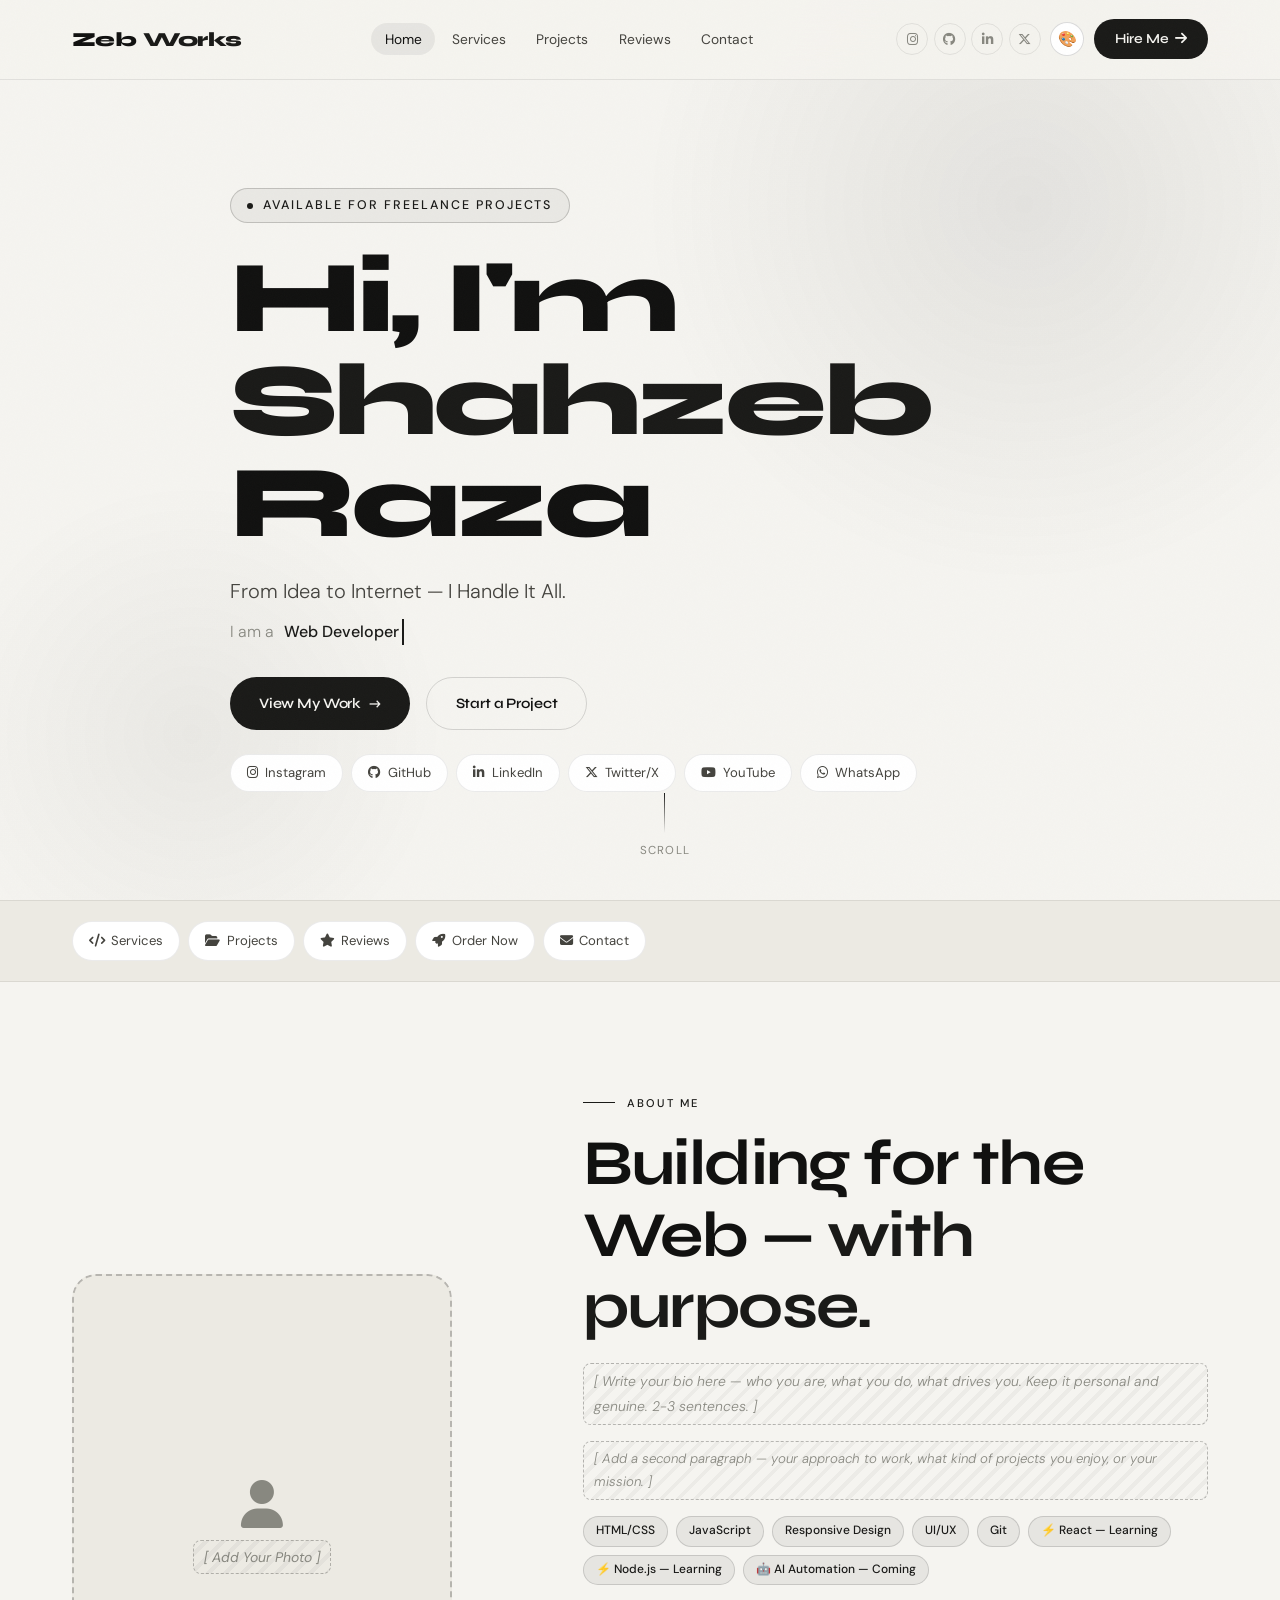
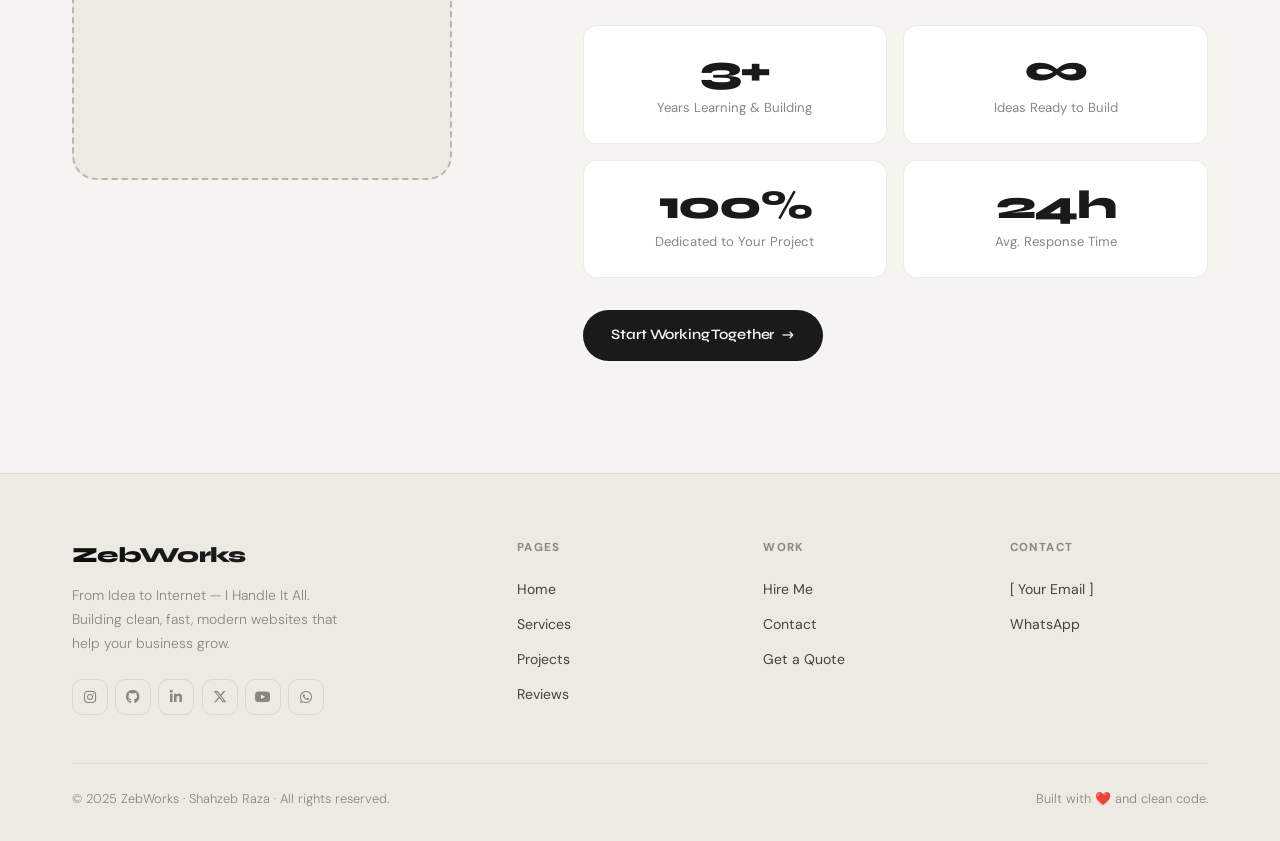
<file: index.html>
<!DOCTYPE html>
<html lang="en" data-theme="slate">
<head>
<meta charset="UTF-8">
<meta name="viewport" content="width=device-width, initial-scale=1.0">
<title>ZebWorks — From Idea to Internet, I Handle It All</title>
<meta name="description" content="Shahzeb Raza — Web Developer based in India. Building clean, modern websites that convert. Available for freelance projects.">
<meta property="og:title" content="ZebWorks — Shahzeb Raza">
<meta property="og:description" content="From Idea to Internet — I Handle It All.">
<meta property="og:type" content="website">
<link rel="icon" href="assets/favicon.ico">
<link rel="stylesheet" href="style.css">
<link rel="stylesheet" href="components.css">
<!-- Icons -->
<link rel="stylesheet" href="https://cdnjs.cloudflare.com/ajax/libs/font-awesome/6.5.0/css/all.min.css">
<style>
/* ── INDEX-SPECIFIC ── */
.hero {
  min-height: 100vh;
  display: flex;
  align-items: center;
  padding-top: 5rem;
  position: relative;
  overflow: hidden;
}

/* Background mesh */
.hero-mesh {
  position: absolute;
  inset: 0;
  pointer-events: none;
  z-index: 0;
}
.hero-mesh::before {
  content: '';
  position: absolute;
  top: -20%;
  right: -10%;
  width: 60vw;
  height: 60vw;
  border-radius: 50%;
  background: radial-gradient(circle, rgba(var(--accent-rgb),0.08) 0%, transparent 70%);
  animation: float-orb 8s ease-in-out infinite;
}
.hero-mesh::after {
  content: '';
  position: absolute;
  bottom: -10%;
  left: -5%;
  width: 40vw;
  height: 40vw;
  border-radius: 50%;
  background: radial-gradient(circle, rgba(var(--accent-rgb),0.05) 0%, transparent 70%);
  animation: float-orb 11s ease-in-out infinite reverse;
}
@keyframes float-orb {
  0%,100% { transform: translate(0,0) scale(1); }
  50% { transform: translate(2%, 3%) scale(1.05); }
}

.hero-content {
  position: relative;
  z-index: 1;
  max-width: 820px;
}

.hero-eyebrow {
  display: inline-flex;
  align-items: center;
  gap: 0.6rem;
  font-size: 0.78rem;
  font-weight: 500;
  letter-spacing: 0.16em;
  text-transform: uppercase;
  color: var(--accent);
  margin-bottom: 1.5rem;
  padding: 0.4rem 1rem;
  border: 1px solid rgba(var(--accent-rgb),0.2);
  border-radius: 99px;
  background: rgba(var(--accent-rgb),0.05);
  animation: fadeSlideDown 0.7s cubic-bezier(0.4,0,0.2,1) both;
}

.hero-eyebrow-dot {
  width: 6px; height: 6px;
  border-radius: 50%;
  background: var(--accent);
  animation: blink-dot 2s ease-in-out infinite;
}

@keyframes blink-dot {
  0%,100% { opacity: 1; }
  50% { opacity: 0.3; }
}

.hero h1 {
  animation: fadeSlideUp 0.8s cubic-bezier(0.4,0,0.2,1) 0.1s both;
}

.hero-name-accent { color: var(--accent); }

.hero-tagline {
  font-size: clamp(1rem, 2.5vw, 1.25rem);
  color: var(--text2);
  font-weight: 300;
  margin-top: 1.25rem;
  margin-bottom: 0.75rem;
  animation: fadeSlideUp 0.8s cubic-bezier(0.4,0,0.2,1) 0.2s both;
  max-width: 560px;
  line-height: 1.6;
}

.hero-role-wrap {
  animation: fadeSlideUp 0.8s cubic-bezier(0.4,0,0.2,1) 0.3s both;
  margin-bottom: 2rem;
}

.hero-ctas {
  display: flex;
  gap: 1rem;
  flex-wrap: wrap;
  animation: fadeSlideUp 0.8s cubic-bezier(0.4,0,0.2,1) 0.4s both;
}

@keyframes fadeSlideUp {
  from { opacity: 0; transform: translateY(24px); }
  to   { opacity: 1; transform: translateY(0); }
}
@keyframes fadeSlideDown {
  from { opacity: 0; transform: translateY(-16px); }
  to   { opacity: 1; transform: translateY(0); }
}

/* Scroll hint */
.scroll-hint {
  position: absolute;
  bottom: 2.5rem;
  left: 50%;
  transform: translateX(-50%);
  display: flex;
  flex-direction: column;
  align-items: center;
  gap: 0.5rem;
  color: var(--muted);
  font-size: 0.72rem;
  letter-spacing: 0.1em;
  text-transform: uppercase;
  animation: fadeSlideUp 1s 0.8s both;
}
.scroll-line {
  width: 1px;
  height: 40px;
  background: linear-gradient(to bottom, var(--accent), transparent);
  animation: scroll-line 1.5s ease-in-out infinite;
}
@keyframes scroll-line {
  0%   { transform: scaleY(0); transform-origin: top; }
  50%  { transform: scaleY(1); transform-origin: top; }
  100% { transform: scaleY(0); transform-origin: bottom; }
}

/* About grid */
.about-grid {
  display: grid;
  grid-template-columns: 1fr 1.4fr;
  gap: 4rem;
  align-items: center;
}

.about-stats {
  display: grid;
  grid-template-columns: repeat(2, 1fr);
  gap: 1rem;
  margin-top: 2.5rem;
}

/* Quick nav strip */
.quick-links-strip {
  background: var(--bg2);
  border-top: 1px solid var(--border);
  border-bottom: 1px solid var(--border);
  padding: 1.25rem 0;
  overflow-x: auto;
}

.quick-links-inner {
  display: flex;
  gap: 0.5rem;
  align-items: center;
}

.quick-link {
  display: inline-flex;
  align-items: center;
  gap: 0.4rem;
  padding: 0.5rem 1rem;
  border-radius: 99px;
  font-size: 0.82rem;
  color: var(--text2);
  border: 1px solid var(--border);
  background: var(--card);
  white-space: nowrap;
  transition: all var(--transition);
}
.quick-link:hover {
  color: var(--accent);
  border-color: rgba(var(--accent-rgb),0.3);
  background: var(--tag-bg);
}

@media (max-width: 768px) {
  .about-grid { grid-template-columns: 1fr; }
  .about-stats { grid-template-columns: repeat(2,1fr); }
  .hero-ctas { flex-direction: column; }
}
</style>
</head>
<body>

<!-- ═══════════ NAVBAR ═══════════ -->
<nav class="navbar" id="navbar">
  <div class="container nav-inner">
    <a href="index.html" class="nav-logo">Zeb<span>Works</span></a>

    <ul class="nav-links">
      <li><a href="index.html" class="active">Home</a></li>
      <li><a href="services.html">Services</a></li>
      <li><a href="projects.html">Projects</a></li>
      <li><a href="reviews.html">Reviews</a></li>
      <li><a href="contact.html">Contact</a></li>
    </ul>

    <div class="nav-right">
      <div class="nav-socials">
        <!-- ⚠️ Replace # with your actual links -->
        <a href="#" class="nav-social-link" title="Instagram" target="_blank"><i class="fab fa-instagram"></i></a>
        <a href="#" class="nav-social-link" title="GitHub" target="_blank"><i class="fab fa-github"></i></a>
        <a href="#" class="nav-social-link" title="LinkedIn" target="_blank"><i class="fab fa-linkedin-in"></i></a>
        <a href="#" class="nav-social-link" title="Twitter/X" target="_blank"><i class="fab fa-x-twitter"></i></a>
      </div>

      <!-- Theme switcher -->
      <div class="theme-wrap">
        <button class="theme-btn" id="themeBtn" title="Change theme">🎨</button>
        <div class="theme-panel" id="themePanel">
          <div class="theme-panel-title">Choose Theme</div>
          <div class="theme-swatches">
            <div class="swatch active" data-t="slate" title="Slate Light"></div>
            <div class="swatch" data-t="neon-purple" title="Neon Purple"></div>
            <div class="swatch" data-t="cyber-green" title="Cyber Green"></div>
            <div class="swatch" data-t="solar-gold" title="Solar Gold"></div>
            <div class="swatch" data-t="rose-noir" title="Rose Noir"></div>
          </div>
          <div class="custom-color-section">
            <span class="custom-color-label">Custom Accent Color</span>
            <div class="color-inputs">
              <input type="color" class="color-picker" id="accentPicker" value="#1a1a18">
              <span class="color-picker-label">Pick your color</span>
            </div>
          </div>
        </div>
      </div>

      <a href="order.html" class="btn-hire">Hire Me <i class="fas fa-arrow-right"></i></a>

      <!-- Mobile toggle -->
      <div class="nav-toggle" id="navToggle">
        <span></span><span></span><span></span>
      </div>
    </div>
  </div>
</nav>

<!-- Mobile Drawer -->
<div class="nav-drawer" id="navDrawer">
  <a href="index.html">Home</a>
  <a href="services.html">Services</a>
  <a href="projects.html">Projects</a>
  <a href="reviews.html">Reviews</a>
  <a href="contact.html">Contact</a>
  <a href="order.html">Hire Me →</a>
</div>

<!-- ═══════════ HERO ═══════════ -->
<section class="hero page-wrap">
  <div class="hero-mesh"></div>
  <div class="container">
    <div class="hero-content">

      <div class="hero-eyebrow">
        <span class="hero-eyebrow-dot"></span>
        Available for Freelance Projects
      </div>

      <h1 class="display">
        Hi, I'm<br>
        <span class="hero-name-accent">Shahzeb</span> Raza
      </h1>

      <p class="hero-tagline">From Idea to Internet — I Handle It All.</p>

      <div class="hero-role-wrap">
        <div class="hero-role">
          <span>I am a</span>
          <span class="role-cycling" id="roleCycler">Web Developer</span>
        </div>
      </div>

      <div class="hero-ctas">
        <a href="projects.html" class="btn btn-primary">View My Work <span class="arrow">→</span></a>
        <a href="order.html" class="btn btn-outline">Start a Project</a>
      </div>

      <!-- Social pills -->
      <div class="hero-socials">
        <a href="#" class="hero-social" target="_blank"><i class="fab fa-instagram"></i> Instagram</a>
        <a href="#" class="hero-social" target="_blank"><i class="fab fa-github"></i> GitHub</a>
        <a href="#" class="hero-social" target="_blank"><i class="fab fa-linkedin-in"></i> LinkedIn</a>
        <a href="#" class="hero-social" target="_blank"><i class="fab fa-x-twitter"></i> Twitter/X</a>
        <a href="#" class="hero-social" target="_blank"><i class="fab fa-youtube"></i> YouTube</a>
        <a href="https://wa.me/[YOUR_WHATSAPP]" class="hero-social" target="_blank"><i class="fab fa-whatsapp"></i> WhatsApp</a>
      </div>
    </div>
  </div>

  <div class="scroll-hint">
    <div class="scroll-line"></div>
    Scroll
  </div>
</section>

<!-- Quick nav strip -->
<div class="quick-links-strip">
  <div class="container">
    <div class="quick-links-inner">
      <a href="services.html" class="quick-link"><i class="fas fa-code"></i> Services</a>
      <a href="projects.html" class="quick-link"><i class="fas fa-folder-open"></i> Projects</a>
      <a href="reviews.html" class="quick-link"><i class="fas fa-star"></i> Reviews</a>
      <a href="order.html" class="quick-link"><i class="fas fa-rocket"></i> Order Now</a>
      <a href="contact.html" class="quick-link"><i class="fas fa-envelope"></i> Contact</a>
    </div>
  </div>
</div>

<!-- ═══════════ ABOUT ═══════════ -->
<section class="section" id="about">
  <div class="container">
    <div class="about-grid">

      <!-- Photo -->
      <div class="reveal">
        <div class="about-photo-wrap">
          <!-- ⚠️ Replace with your actual photo: <img src="assets/photo.jpg" alt="Shahzeb Raza"> -->
          <div class="about-photo-placeholder">
            <i class="fas fa-user" style="font-size:3rem;color:var(--muted);"></i>
            <span class="placeholder">[ Add Your Photo ]</span>
          </div>
        </div>
      </div>

      <!-- Content -->
      <div>
        <div class="section-label reveal">About Me</div>

        <h2 class="heading-xl reveal reveal-d1">
          Building for the<br>Web — <span style="color:var(--accent)">with purpose.</span>
        </h2>

        <p class="reveal reveal-d2" style="margin-top:1.25rem;font-size:1rem;line-height:1.8;">
          <!-- ⚠️ Replace with your actual bio -->
          <span class="placeholder">[ Write your bio here — who you are, what you do, what drives you. Keep it personal and genuine. 2-3 sentences. ]</span>
        </p>

        <p class="reveal reveal-d3" style="margin-top:1rem;font-size:0.95rem;line-height:1.8;">
          <span class="placeholder">[ Add a second paragraph — your approach to work, what kind of projects you enjoy, or your mission. ]</span>
        </p>

        <!-- Skills -->
        <div class="skills-wrap reveal reveal-d4">
          <span class="tag">HTML/CSS</span>
          <span class="tag">JavaScript</span>
          <span class="tag">Responsive Design</span>
          <span class="tag">UI/UX</span>
          <span class="tag">Git</span>
          <span class="tag tag-coming-soon">⚡ React — Learning</span>
          <span class="tag tag-coming-soon">⚡ Node.js — Learning</span>
          <span class="tag tag-coming-soon">🤖 AI Automation — Coming</span>
        </div>

        <!-- Stats -->
        <div class="about-stats reveal reveal-d5">
          <div class="stat-card">
            <div class="stat-number">3+</div>
            <div class="stat-label">Years Learning & Building</div>
          </div>
          <div class="stat-card">
            <div class="stat-number">∞</div>
            <div class="stat-label">Ideas Ready to Build</div>
          </div>
          <div class="stat-card">
            <div class="stat-number">100%</div>
            <div class="stat-label">Dedicated to Your Project</div>
          </div>
          <div class="stat-card">
            <div class="stat-number">24h</div>
            <div class="stat-label">Avg. Response Time</div>
          </div>
        </div>

        <div style="margin-top:2rem;" class="reveal">
          <a href="order.html" class="btn btn-primary">Start Working Together <span class="arrow">→</span></a>
        </div>
      </div>
    </div>
  </div>
</section>

<!-- ═══════════ FOOTER ═══════════ -->
<footer class="footer">
  <div class="container">
    <div class="footer-grid">
      <div>
        <div class="footer-brand-name">Zeb<span>Works</span></div>
        <p class="footer-desc">From Idea to Internet — I Handle It All. Building clean, fast, modern websites that help your business grow.</p>
        <div class="footer-socials">
          <a href="#" class="footer-social" target="_blank" title="Instagram"><i class="fab fa-instagram"></i></a>
          <a href="#" class="footer-social" target="_blank" title="GitHub"><i class="fab fa-github"></i></a>
          <a href="#" class="footer-social" target="_blank" title="LinkedIn"><i class="fab fa-linkedin-in"></i></a>
          <a href="#" class="footer-social" target="_blank" title="Twitter/X"><i class="fab fa-x-twitter"></i></a>
          <a href="#" class="footer-social" target="_blank" title="YouTube"><i class="fab fa-youtube"></i></a>
          <a href="https://wa.me/[YOUR_WHATSAPP]" class="footer-social" target="_blank" title="WhatsApp"><i class="fab fa-whatsapp"></i></a>
        </div>
      </div>
      <div>
        <div class="footer-col-title">Pages</div>
        <ul class="footer-links">
          <li><a href="index.html">Home</a></li>
          <li><a href="services.html">Services</a></li>
          <li><a href="projects.html">Projects</a></li>
          <li><a href="reviews.html">Reviews</a></li>
        </ul>
      </div>
      <div>
        <div class="footer-col-title">Work</div>
        <ul class="footer-links">
          <li><a href="order.html">Hire Me</a></li>
          <li><a href="contact.html">Contact</a></li>
          <li><a href="order.html">Get a Quote</a></li>
        </ul>
      </div>
      <div>
        <div class="footer-col-title">Contact</div>
        <ul class="footer-links">
          <!-- ⚠️ Replace placeholders -->
          <li><a href="mailto:[YOUR_EMAIL]">[ Your Email ]</a></li>
          <li><a href="https://wa.me/[YOUR_WHATSAPP]" target="_blank">WhatsApp</a></li>
        </ul>
      </div>
    </div>
    <div class="footer-bottom">
      <p class="footer-copy">© 2025 ZebWorks · Shahzeb Raza · All rights reserved.</p>
      <p class="footer-copy">Built with ❤️ and clean code.</p>
    </div>
  </div>
</footer>

<script src="theme.js"></script>
</body>
</html>
</file>
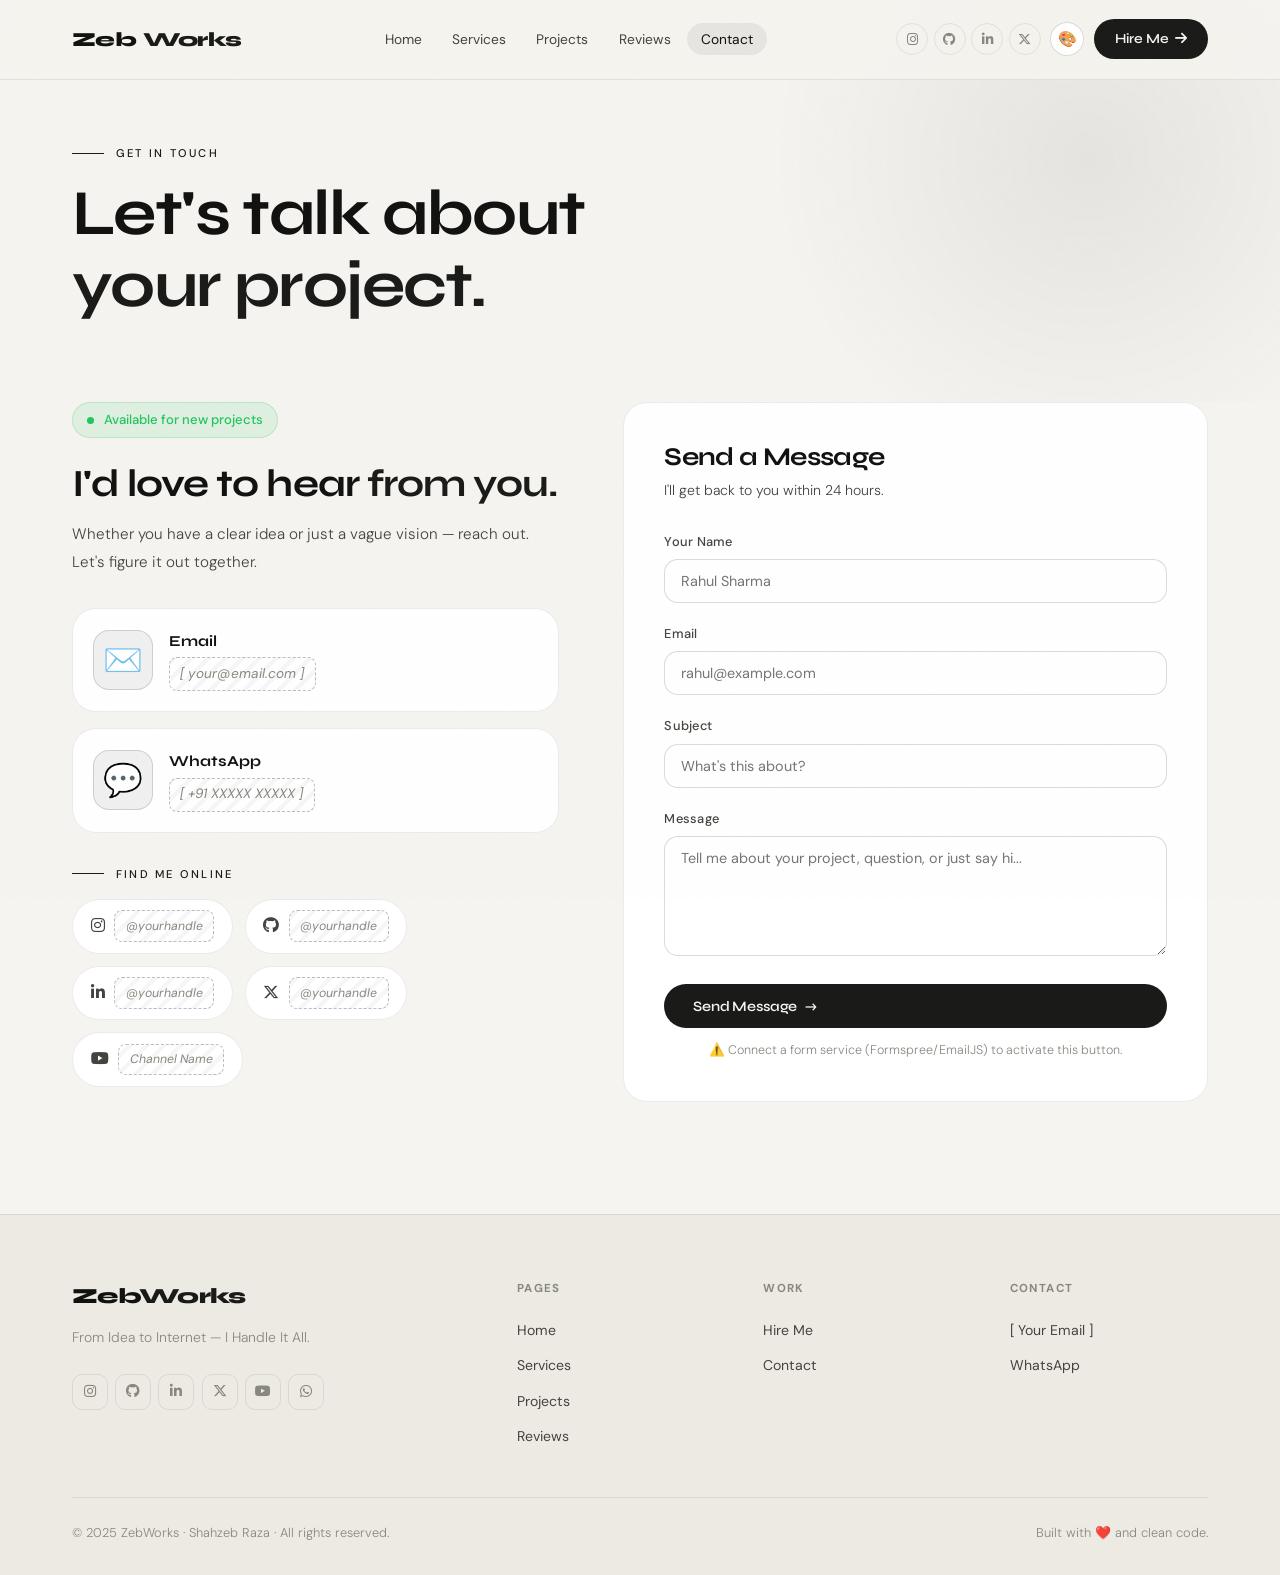
<file: contact.html>
<!DOCTYPE html>
<html lang="en" data-theme="slate">
<head>
<meta charset="UTF-8">
<meta name="viewport" content="width=device-width, initial-scale=1.0">
<title>Contact — ZebWorks</title>
<meta name="description" content="Get in touch with Shahzeb Raza — ZebWorks Web Developer.">
<link rel="icon" href="assets/favicon.ico">
<link rel="stylesheet" href="style.css">
<link rel="stylesheet" href="components.css">
<link rel="stylesheet" href="https://cdnjs.cloudflare.com/ajax/libs/font-awesome/6.5.0/css/all.min.css">
<style>
.page-hero { padding: 9rem 0 5rem; position: relative; overflow: hidden; }
.page-hero-bg {
  position: absolute; top: -40%; right: -10%;
  width: 50vw; height: 50vw; border-radius: 50%;
  background: radial-gradient(circle, rgba(var(--accent-rgb),0.07) 0%, transparent 70%);
  pointer-events: none;
}
.contact-layout {
  display: grid;
  grid-template-columns: 1fr 1.2fr;
  gap: 4rem;
  align-items: start;
}
.contact-form-card {
  background: var(--card);
  border: 1px solid var(--border);
  border-radius: var(--radius-lg);
  padding: 2.5rem;
}

/* Availability badge */
.availability {
  display: inline-flex; align-items: center; gap: 0.6rem;
  font-size: 0.82rem; color: #22c55e; font-weight: 500;
  padding: 0.4rem 0.9rem; border-radius: 99px;
  background: rgba(34,197,94,0.1); border: 1px solid rgba(34,197,94,0.2);
  margin-bottom: 1.5rem;
}
.avail-dot {
  width: 7px; height: 7px; border-radius: 50%; background: #22c55e;
  animation: pulse-avail 2s ease-in-out infinite;
}
@keyframes pulse-avail {
  0%,100% { box-shadow: 0 0 0 0 rgba(34,197,94,0.4); }
  50% { box-shadow: 0 0 0 5px rgba(34,197,94,0); }
}

@media(max-width:768px){ .contact-layout { grid-template-columns: 1fr; } }
</style>
</head>
<body>

<!-- NAVBAR -->
<nav class="navbar" id="navbar">
  <div class="container nav-inner">
    <a href="index.html" class="nav-logo">Zeb<span>Works</span></a>
    <ul class="nav-links">
      <li><a href="index.html">Home</a></li>
      <li><a href="services.html">Services</a></li>
      <li><a href="projects.html">Projects</a></li>
      <li><a href="reviews.html">Reviews</a></li>
      <li><a href="contact.html" class="active">Contact</a></li>
    </ul>
    <div class="nav-right">
      <div class="nav-socials">
        <a href="#" class="nav-social-link" target="_blank"><i class="fab fa-instagram"></i></a>
        <a href="#" class="nav-social-link" target="_blank"><i class="fab fa-github"></i></a>
        <a href="#" class="nav-social-link" target="_blank"><i class="fab fa-linkedin-in"></i></a>
        <a href="#" class="nav-social-link" target="_blank"><i class="fab fa-x-twitter"></i></a>
      </div>
      <div class="theme-wrap">
        <button class="theme-btn" id="themeBtn">🎨</button>
        <div class="theme-panel" id="themePanel">
          <div class="theme-panel-title">Choose Theme</div>
          <div class="theme-swatches">
            <div class="swatch" data-t="slate"></div>
            <div class="swatch" data-t="neon-purple"></div>
            <div class="swatch" data-t="cyber-green"></div>
            <div class="swatch" data-t="solar-gold"></div>
            <div class="swatch" data-t="rose-noir"></div>
          </div>
          <div class="custom-color-section">
            <span class="custom-color-label">Custom Accent Color</span>
            <div class="color-inputs">
              <input type="color" class="color-picker" id="accentPicker" value="#1a1a18">
              <span class="color-picker-label">Pick your color</span>
            </div>
          </div>
        </div>
      </div>
      <a href="order.html" class="btn-hire">Hire Me <i class="fas fa-arrow-right"></i></a>
      <div class="nav-toggle" id="navToggle"><span></span><span></span><span></span></div>
    </div>
  </div>
</nav>
<div class="nav-drawer" id="navDrawer">
  <a href="index.html">Home</a>
  <a href="services.html">Services</a>
  <a href="projects.html">Projects</a>
  <a href="reviews.html">Reviews</a>
  <a href="contact.html">Contact</a>
  <a href="order.html">Hire Me →</a>
</div>

<!-- PAGE HERO -->
<section class="page-hero page-wrap">
  <div class="page-hero-bg"></div>
  <div class="container">
    <div class="section-label">Get In Touch</div>
    <h1 class="heading-xl" style="max-width:600px;">Let's talk about <span style="color:var(--accent)">your project.</span></h1>
  </div>
</section>

<!-- CONTACT SECTION -->
<section class="section" style="padding-top:0;">
  <div class="container">
    <div class="contact-layout">

      <!-- Left: info -->
      <div>
        <div class="availability reveal">
          <span class="avail-dot"></span>
          Available for new projects
        </div>

        <h2 class="heading-lg reveal reveal-d1">I'd love to hear <span style="color:var(--accent)">from you.</span></h2>
        <p class="reveal reveal-d2" style="margin-top:1rem;font-size:0.95rem;line-height:1.8;">
          Whether you have a clear idea or just a vague vision — reach out. Let's figure it out together.
        </p>

        <!-- Contact methods -->
        <div style="display:flex;flex-direction:column;gap:1rem;margin-top:2rem;">

          <a href="mailto:[YOUR_EMAIL]" class="card reveal reveal-d2" style="display:flex;align-items:center;gap:1rem;text-decoration:none;padding:1.25rem;">
            <div class="contact-method-icon" style="margin:0;flex-shrink:0;">✉️</div>
            <div>
              <div style="font-family:var(--font-head);font-weight:700;font-size:0.95rem;margin-bottom:0.2rem;">Email</div>
              <div style="font-size:0.85rem;color:var(--muted);" class="placeholder">[ your@email.com ]</div>
            </div>
          </a>

          <a href="https://wa.me/[YOUR_WHATSAPP]" class="card reveal reveal-d3" style="display:flex;align-items:center;gap:1rem;text-decoration:none;padding:1.25rem;" target="_blank">
            <div class="contact-method-icon" style="margin:0;flex-shrink:0;">💬</div>
            <div>
              <div style="font-family:var(--font-head);font-weight:700;font-size:0.95rem;margin-bottom:0.2rem;">WhatsApp</div>
              <div style="font-size:0.85rem;color:var(--muted);" class="placeholder">[ +91 XXXXX XXXXX ]</div>
            </div>
          </a>

        </div>

        <!-- Social links -->
        <div style="margin-top:2rem;" class="reveal reveal-d4">
          <div class="section-label" style="margin-bottom:1rem;">Find Me Online</div>
          <div class="social-grid">
            <a href="#" class="social-card" target="_blank"><span class="social-card-icon"><i class="fab fa-instagram"></i></span> <span class="placeholder">@yourhandle</span></a>
            <a href="#" class="social-card" target="_blank"><span class="social-card-icon"><i class="fab fa-github"></i></span> <span class="placeholder">@yourhandle</span></a>
            <a href="#" class="social-card" target="_blank"><span class="social-card-icon"><i class="fab fa-linkedin-in"></i></span> <span class="placeholder">@yourhandle</span></a>
            <a href="#" class="social-card" target="_blank"><span class="social-card-icon"><i class="fab fa-x-twitter"></i></span> <span class="placeholder">@yourhandle</span></a>
            <a href="#" class="social-card" target="_blank"><span class="social-card-icon"><i class="fab fa-youtube"></i></span> <span class="placeholder">Channel Name</span></a>
          </div>
        </div>
      </div>

      <!-- Right: contact form -->
      <div class="contact-form-card reveal">
        <h3 class="heading-md" style="margin-bottom:0.5rem;">Send a Message</h3>
        <p style="font-size:0.88rem;margin-bottom:1.75rem;">I'll get back to you within 24 hours.</p>

        <div class="form-group">
          <label class="form-label">Your Name</label>
          <input type="text" class="form-input" placeholder="Rahul Sharma">
        </div>
        <div class="form-group">
          <label class="form-label">Email</label>
          <input type="email" class="form-input" placeholder="rahul@example.com">
        </div>
        <div class="form-group">
          <label class="form-label">Subject</label>
          <input type="text" class="form-input" placeholder="What's this about?">
        </div>
        <div class="form-group">
          <label class="form-label">Message</label>
          <textarea class="form-textarea" placeholder="Tell me about your project, question, or just say hi..."></textarea>
        </div>

        <!-- ⚠️ This form needs a backend to actually send emails.
             Options: Formspree (free), EmailJS, or a simple PHP script.
             Replace action="YOUR_FORMSPREE_URL" with your actual endpoint. -->
        <button class="btn btn-primary" style="width:100%;" onclick="handleContactForm(this)">
          Send Message <span class="arrow">→</span>
        </button>
        <p style="font-size:0.78rem;color:var(--muted);text-align:center;margin-top:0.75rem;">
          ⚠️ Connect a form service (Formspree/EmailJS) to activate this button.
        </p>
      </div>

    </div>
  </div>
</section>

<!-- FOOTER -->
<footer class="footer">
  <div class="container">
    <div class="footer-grid">
      <div>
        <div class="footer-brand-name">Zeb<span>Works</span></div>
        <p class="footer-desc">From Idea to Internet — I Handle It All.</p>
        <div class="footer-socials">
          <a href="#" class="footer-social" target="_blank"><i class="fab fa-instagram"></i></a>
          <a href="#" class="footer-social" target="_blank"><i class="fab fa-github"></i></a>
          <a href="#" class="footer-social" target="_blank"><i class="fab fa-linkedin-in"></i></a>
          <a href="#" class="footer-social" target="_blank"><i class="fab fa-x-twitter"></i></a>
          <a href="#" class="footer-social" target="_blank"><i class="fab fa-youtube"></i></a>
          <a href="https://wa.me/[YOUR_WHATSAPP]" class="footer-social" target="_blank"><i class="fab fa-whatsapp"></i></a>
        </div>
      </div>
      <div>
        <div class="footer-col-title">Pages</div>
        <ul class="footer-links">
          <li><a href="index.html">Home</a></li>
          <li><a href="services.html">Services</a></li>
          <li><a href="projects.html">Projects</a></li>
          <li><a href="reviews.html">Reviews</a></li>
        </ul>
      </div>
      <div>
        <div class="footer-col-title">Work</div>
        <ul class="footer-links">
          <li><a href="order.html">Hire Me</a></li>
          <li><a href="contact.html">Contact</a></li>
        </ul>
      </div>
      <div>
        <div class="footer-col-title">Contact</div>
        <ul class="footer-links">
          <li><a href="mailto:[YOUR_EMAIL]">[ Your Email ]</a></li>
          <li><a href="https://wa.me/[YOUR_WHATSAPP]" target="_blank">WhatsApp</a></li>
        </ul>
      </div>
    </div>
    <div class="footer-bottom">
      <p class="footer-copy">© 2025 ZebWorks · Shahzeb Raza · All rights reserved.</p>
      <p class="footer-copy">Built with ❤️ and clean code.</p>
    </div>
  </div>
</footer>

<script src="theme.js"></script>
<script>
function handleContactForm(btn) {
  // ⚠️ Integrate with Formspree or EmailJS here
  alert('Form not connected yet! Set up Formspree or EmailJS to activate. In the meantime, reach out on WhatsApp.');
}
</script>
</body>
</html>
</file>
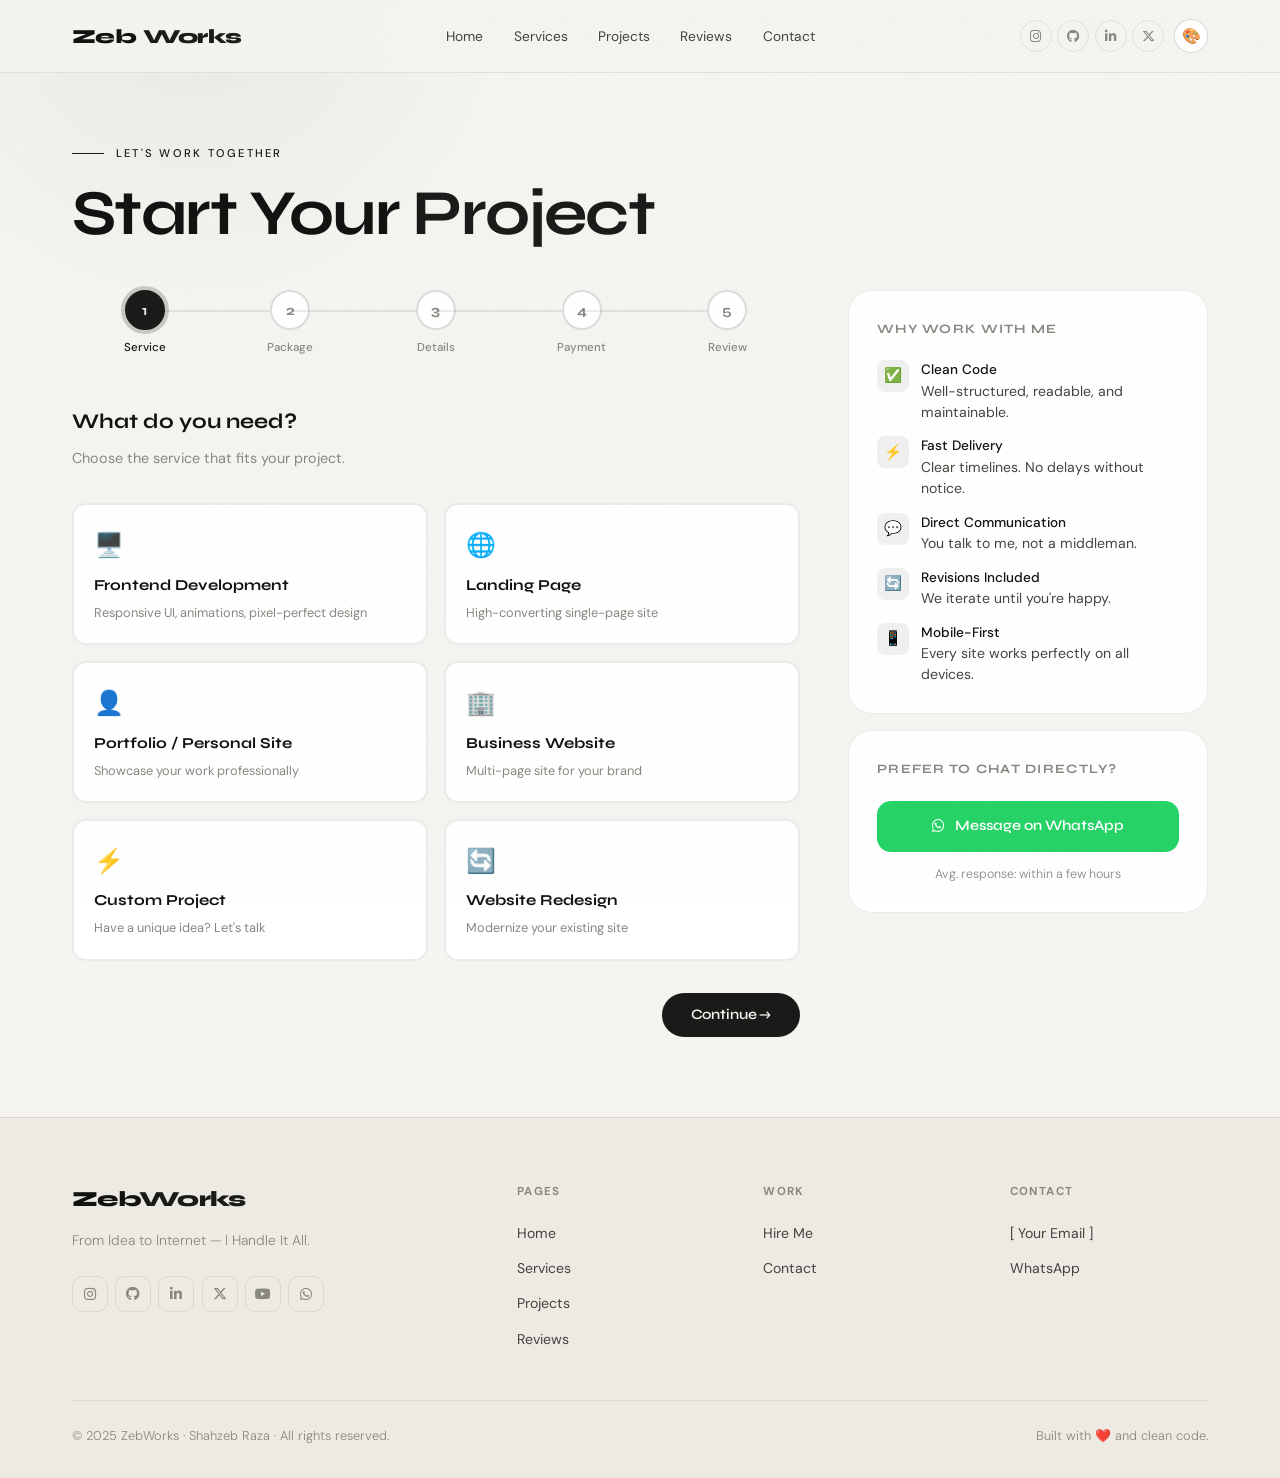
<file: order.html>
<!DOCTYPE html>
<html lang="en" data-theme="slate">
<head>
<meta charset="UTF-8">
<meta name="viewport" content="width=device-width, initial-scale=1.0">
<title>Hire Me — ZebWorks</title>
<meta name="description" content="Start your web project with Shahzeb Raza — ZebWorks. Choose a service, pick a package, and get started.">
<link rel="icon" href="assets/favicon.ico">
<link rel="stylesheet" href="style.css">
<link rel="stylesheet" href="components.css">
<link rel="stylesheet" href="https://cdnjs.cloudflare.com/ajax/libs/font-awesome/6.5.0/css/all.min.css">
<style>
.order-page {
  min-height: 100vh;
  padding: 9rem 0 5rem;
  position: relative;
  overflow: hidden;
}
.order-page-bg {
  position: absolute; top: -30%; left: -10%;
  width: 50vw; height: 50vw; border-radius: 50%;
  background: radial-gradient(circle, rgba(var(--accent-rgb),0.05) 0%, transparent 70%);
  pointer-events: none;
}
.order-layout {
  display: grid;
  grid-template-columns: 1fr 360px;
  gap: 3rem;
  align-items: start;
}
/* Sidebar */
.order-sidebar {
  position: sticky;
  top: 6rem;
}
.sidebar-card {
  background: var(--card);
  border: 1px solid var(--border);
  border-radius: var(--radius-lg);
  padding: 1.75rem;
  margin-bottom: 1rem;
}
.sidebar-title {
  font-family: var(--font-head); font-size: 0.8rem; font-weight: 700;
  letter-spacing: 0.1em; text-transform: uppercase; color: var(--muted);
  margin-bottom: 1.25rem;
}
.sidebar-why { display: flex; flex-direction: column; gap: 0.85rem; }
.sidebar-why-item {
  display: flex; align-items: flex-start; gap: 0.75rem; font-size: 0.88rem;
}
.sidebar-why-icon {
  width: 32px; height: 32px; border-radius: 8px;
  background: var(--tag-bg); display: flex; align-items: center;
  justify-content: center; flex-shrink: 0; font-size: 0.9rem;
}
.sidebar-why-text { color: var(--text2); line-height: 1.5; }
.sidebar-why-text strong { color: var(--text); display: block; font-weight: 500; font-size: 0.85rem; }
.wa-btn {
  display: flex; align-items: center; justify-content: center; gap: 0.6rem;
  width: 100%; padding: 0.85rem; border-radius: var(--radius);
  background: #25D366; color: #fff; font-family: var(--font-head);
  font-weight: 600; font-size: 0.9rem; border: none; cursor: pointer;
  transition: all var(--transition); text-decoration: none;
}
.wa-btn:hover { background: #22c55e; transform: translateY(-2px); box-shadow: 0 8px 24px rgba(37,211,102,0.3); }

@media(max-width:900px){
  .order-layout { grid-template-columns: 1fr; }
  .order-sidebar { position: static; }
}
</style>
</head>
<body>

<!-- NAVBAR -->
<nav class="navbar" id="navbar">
  <div class="container nav-inner">
    <a href="index.html" class="nav-logo">Zeb<span>Works</span></a>
    <ul class="nav-links">
      <li><a href="index.html">Home</a></li>
      <li><a href="services.html">Services</a></li>
      <li><a href="projects.html">Projects</a></li>
      <li><a href="reviews.html">Reviews</a></li>
      <li><a href="contact.html">Contact</a></li>
    </ul>
    <div class="nav-right">
      <div class="nav-socials">
        <a href="#" class="nav-social-link" target="_blank"><i class="fab fa-instagram"></i></a>
        <a href="#" class="nav-social-link" target="_blank"><i class="fab fa-github"></i></a>
        <a href="#" class="nav-social-link" target="_blank"><i class="fab fa-linkedin-in"></i></a>
        <a href="#" class="nav-social-link" target="_blank"><i class="fab fa-x-twitter"></i></a>
      </div>
      <div class="theme-wrap">
        <button class="theme-btn" id="themeBtn">🎨</button>
        <div class="theme-panel" id="themePanel">
          <div class="theme-panel-title">Choose Theme</div>
          <div class="theme-swatches">
            <div class="swatch" data-t="slate"></div>
            <div class="swatch" data-t="neon-purple"></div>
            <div class="swatch" data-t="cyber-green"></div>
            <div class="swatch" data-t="solar-gold"></div>
            <div class="swatch" data-t="rose-noir"></div>
          </div>
          <div class="custom-color-section">
            <span class="custom-color-label">Custom Accent Color</span>
            <div class="color-inputs">
              <input type="color" class="color-picker" id="accentPicker" value="#1a1a18">
              <span class="color-picker-label">Pick your color</span>
            </div>
          </div>
        </div>
      </div>
      <div class="nav-toggle" id="navToggle"><span></span><span></span><span></span></div>
    </div>
  </div>
</nav>
<div class="nav-drawer" id="navDrawer">
  <a href="index.html">Home</a>
  <a href="services.html">Services</a>
  <a href="projects.html">Projects</a>
  <a href="reviews.html">Reviews</a>
  <a href="contact.html">Contact</a>
</div>

<!-- ORDER PAGE -->
<div class="order-page page-wrap">
  <div class="order-page-bg"></div>
  <div class="container">
    <div style="margin-bottom:2.5rem;">
      <div class="section-label">Let's Work Together</div>
      <h1 class="heading-xl">Start Your <span style="color:var(--accent)">Project</span></h1>
    </div>

    <div class="order-layout">

      <!-- MAIN FORM -->
      <div id="orderForm">

        <!-- Progress Steps -->
        <div class="order-progress">
          <div class="order-step active" id="progressStep1">
            <div class="order-step-num">1</div>
            <div class="order-step-label">Service</div>
            <div class="order-step-line"></div>
          </div>
          <div class="order-step" id="progressStep2">
            <div class="order-step-num">2</div>
            <div class="order-step-label">Package</div>
            <div class="order-step-line"></div>
          </div>
          <div class="order-step" id="progressStep3">
            <div class="order-step-num">3</div>
            <div class="order-step-label">Details</div>
            <div class="order-step-line"></div>
          </div>
          <div class="order-step" id="progressStep4">
            <div class="order-step-num">4</div>
            <div class="order-step-label">Payment</div>
            <div class="order-step-line"></div>
          </div>
          <div class="order-step" id="progressStep5">
            <div class="order-step-num">5</div>
            <div class="order-step-label">Review</div>
          </div>
        </div>

        <!-- STEP 1 — Service -->
        <div class="form-panel active" id="step1">
          <div class="form-panel-title">What do you need?</div>
          <div class="form-panel-sub">Choose the service that fits your project.</div>
          <div class="service-options">
            <div class="service-option" data-service="Frontend Development">
              <div class="service-option-icon">🖥️</div>
              <div class="service-option-name">Frontend Development</div>
              <div class="service-option-desc">Responsive UI, animations, pixel-perfect design</div>
            </div>
            <div class="service-option" data-service="Landing Page">
              <div class="service-option-icon">🌐</div>
              <div class="service-option-name">Landing Page</div>
              <div class="service-option-desc">High-converting single-page site</div>
            </div>
            <div class="service-option" data-service="Portfolio / Personal Site">
              <div class="service-option-icon">👤</div>
              <div class="service-option-name">Portfolio / Personal Site</div>
              <div class="service-option-desc">Showcase your work professionally</div>
            </div>
            <div class="service-option" data-service="Business Website">
              <div class="service-option-icon">🏢</div>
              <div class="service-option-name">Business Website</div>
              <div class="service-option-desc">Multi-page site for your brand</div>
            </div>
            <div class="service-option" data-service="Custom Project">
              <div class="service-option-icon">⚡</div>
              <div class="service-option-name">Custom Project</div>
              <div class="service-option-desc">Have a unique idea? Let's talk</div>
            </div>
            <div class="service-option" data-service="Website Redesign">
              <div class="service-option-icon">🔄</div>
              <div class="service-option-name">Website Redesign</div>
              <div class="service-option-desc">Modernize your existing site</div>
            </div>
          </div>
        </div>

        <!-- STEP 2 — Package -->
        <div class="form-panel" id="step2">
          <div class="form-panel-title">Choose a Package</div>
          <div class="form-panel-sub">Pick what fits your budget and needs.</div>
          <div class="package-options">
            <div class="package-option" data-pkg="Basic" data-price="[SET_PRICE]">
              <div class="package-name">Basic</div>
              <!-- ⚠️ Replace [SET_PRICE] with actual price e.g. 2999 -->
              <div class="package-price">₹<span class="placeholder">[SET]</span><span>/project</span></div>
              <ul class="package-features">
                <li>1 Page</li>
                <li>Mobile Responsive</li>
                <li>1 Revision</li>
                <li>5 Day Delivery</li>
              </ul>
            </div>
            <div class="package-option popular" data-pkg="Standard" data-price="[SET_PRICE]">
              <div class="package-name">Standard</div>
              <div class="package-price">₹<span class="placeholder">[SET]</span><span>/project</span></div>
              <ul class="package-features">
                <li>Up to 5 Pages</li>
                <li>Mobile Responsive</li>
                <li>Animations</li>
                <li>3 Revisions</li>
                <li>10 Day Delivery</li>
                <li>7 Day Support</li>
              </ul>
            </div>
            <div class="package-option" data-pkg="Premium" data-price="[SET_PRICE]">
              <div class="package-name">Premium</div>
              <div class="package-price">₹<span class="placeholder">[SET]</span><span>/project</span></div>
              <ul class="package-features">
                <li>Unlimited Pages</li>
                <li>Full Custom Design</li>
                <li>Animations & Effects</li>
                <li>Unlimited Revisions</li>
                <li>Custom Timeline</li>
                <li>30 Day Support</li>
              </ul>
            </div>
          </div>
          <p style="font-size:0.82rem;color:var(--muted);">💬 Need a custom quote? Select any package and mention it in the details.</p>
        </div>

        <!-- STEP 3 — Details -->
        <div class="form-panel" id="step3">
          <div class="form-panel-title">Your Details</div>
          <div class="form-panel-sub">Tell me about you and your project.</div>

          <div class="form-row">
            <div class="form-group">
              <label class="form-label" for="clientName">Your Name *</label>
              <input type="text" class="form-input" id="clientName" placeholder="e.g. Rahul Sharma">
            </div>
            <div class="form-group">
              <label class="form-label" for="clientEmail">Email Address *</label>
              <input type="email" class="form-input" id="clientEmail" placeholder="rahul@example.com">
            </div>
          </div>
          <div class="form-row">
            <div class="form-group">
              <label class="form-label" for="clientPhone">Phone / WhatsApp</label>
              <input type="tel" class="form-input" id="clientPhone" placeholder="+91 XXXXX XXXXX">
            </div>
            <div class="form-group">
              <label class="form-label" for="projectName">Project Name</label>
              <input type="text" class="form-input" id="projectName" placeholder="e.g. My Portfolio Site">
            </div>
          </div>
          <div class="form-group">
            <label class="form-label" for="projectDesc">Project Description *</label>
            <textarea class="form-textarea" id="projectDesc" placeholder="Tell me what you want to build, who it's for, and any specific features or pages you need..."></textarea>
          </div>
          <div class="form-row">
            <div class="form-group">
              <label class="form-label" for="deadline">Preferred Deadline</label>
              <input type="date" class="form-input" id="deadline">
            </div>
            <div class="form-group">
              <label class="form-label" for="refLinks">Reference Links</label>
              <input type="text" class="form-input" id="refLinks" placeholder="Sites you like (optional)">
            </div>
          </div>
        </div>

        <!-- STEP 4 — Payment -->
        <div class="form-panel" id="step4">
          <div class="form-panel-title">Payment Method</div>
          <div class="form-panel-sub">Choose how you'd like to pay. Payment details will be shared after we discuss the project.</div>
          <div class="payment-options">
            <div class="payment-option" data-payment="UPI">
              <div class="payment-icon">📱</div>
              <div>
                <div class="payment-name">UPI</div>
                <div class="payment-sub">GPay, PhonePe, Paytm</div>
              </div>
            </div>
            <div class="payment-option" data-payment="Bank Transfer">
              <div class="payment-icon">🏦</div>
              <div>
                <div class="payment-name">Bank Transfer</div>
                <div class="payment-sub">NEFT / IMPS / RTGS</div>
              </div>
            </div>
            <div class="payment-option payment-coming-soon" data-payment="PayPal">
              <div class="payment-icon">🌐</div>
              <div>
                <div class="payment-name">PayPal</div>
                <div class="payment-sub">International — Coming Soon</div>
              </div>
            </div>
            <div class="payment-option payment-coming-soon" data-payment="Wise">
              <div class="payment-icon">💸</div>
              <div>
                <div class="payment-name">Wise</div>
                <div class="payment-sub">International — Coming Soon</div>
              </div>
            </div>
          </div>
          <div style="background:rgba(var(--accent-rgb),0.05);border:1px solid rgba(var(--accent-rgb),0.15);border-radius:var(--radius);padding:1rem;font-size:0.85rem;color:var(--text2);">
            💡 <strong style="color:var(--text);">Advance Payment:</strong> Typically 50% upfront, 50% on delivery. Final terms discussed on WhatsApp.
          </div>
        </div>

        <!-- STEP 5 — Summary -->
        <div class="form-panel" id="step5">
          <div class="form-panel-title">Review Your Order</div>
          <div class="form-panel-sub">Everything look good? Hit Submit and I'll get back to you on WhatsApp.</div>

          <div class="order-summary">
            <div class="summary-row"><span class="label">Service</span><span class="value" id="sum-service">—</span></div>
            <div class="summary-row"><span class="label">Package</span><span class="value" id="sum-package">—</span></div>
            <div class="summary-row"><span class="label">Starting Price</span><span class="value" id="sum-price">—</span></div>
            <div class="summary-row"><span class="label">Your Name</span><span class="value" id="sum-name">—</span></div>
            <div class="summary-row"><span class="label">Email</span><span class="value" id="sum-email">—</span></div>
            <div class="summary-row"><span class="label">Deadline</span><span class="value" id="sum-deadline">—</span></div>
            <div class="summary-row"><span class="label">Payment Method</span><span class="value" id="sum-payment">—</span></div>
          </div>

          <div style="background:rgba(var(--accent-rgb),0.05);border:1px solid rgba(var(--accent-rgb),0.15);border-radius:var(--radius);padding:1rem;font-size:0.85rem;color:var(--text2);margin-bottom:1rem;">
            📲 On clicking Submit, you'll be redirected to WhatsApp with all your order details pre-filled. I'll respond within 24 hours.
          </div>
        </div>

        <!-- Form Navigation -->
        <div class="form-nav">
          <button class="btn btn-outline" id="prevBtn" style="display:none;">← Back</button>
          <div style="display:flex;gap:1rem;margin-left:auto;">
            <button class="btn btn-primary" id="nextBtn">Continue →</button>
            <button class="btn btn-primary" id="submitBtn" style="display:none;background:#25D366;">
              <i class="fab fa-whatsapp"></i> Submit on WhatsApp
            </button>
          </div>
        </div>

      </div><!-- end orderForm -->

      <!-- SIDEBAR -->
      <div class="order-sidebar">
        <div class="sidebar-card">
          <div class="sidebar-title">Why Work With Me</div>
          <div class="sidebar-why">
            <div class="sidebar-why-item">
              <div class="sidebar-why-icon">✅</div>
              <div class="sidebar-why-text">
                <strong>Clean Code</strong>
                Well-structured, readable, and maintainable.
              </div>
            </div>
            <div class="sidebar-why-item">
              <div class="sidebar-why-icon">⚡</div>
              <div class="sidebar-why-text">
                <strong>Fast Delivery</strong>
                Clear timelines. No delays without notice.
              </div>
            </div>
            <div class="sidebar-why-item">
              <div class="sidebar-why-icon">💬</div>
              <div class="sidebar-why-text">
                <strong>Direct Communication</strong>
                You talk to me, not a middleman.
              </div>
            </div>
            <div class="sidebar-why-item">
              <div class="sidebar-why-icon">🔄</div>
              <div class="sidebar-why-text">
                <strong>Revisions Included</strong>
                We iterate until you're happy.
              </div>
            </div>
            <div class="sidebar-why-item">
              <div class="sidebar-why-icon">📱</div>
              <div class="sidebar-why-text">
                <strong>Mobile-First</strong>
                Every site works perfectly on all devices.
              </div>
            </div>
          </div>
        </div>

        <div class="sidebar-card">
          <div class="sidebar-title">Prefer to Chat Directly?</div>
          <a href="https://wa.me/[YOUR_WHATSAPP]" class="wa-btn" target="_blank">
            <i class="fab fa-whatsapp"></i> Message on WhatsApp
          </a>
          <p style="font-size:0.78rem;color:var(--muted);text-align:center;margin-top:0.75rem;">Avg. response: within a few hours</p>
        </div>
      </div>

    </div>
  </div>
</div>

<!-- FOOTER -->
<footer class="footer">
  <div class="container">
    <div class="footer-grid">
      <div>
        <div class="footer-brand-name">Zeb<span>Works</span></div>
        <p class="footer-desc">From Idea to Internet — I Handle It All.</p>
        <div class="footer-socials">
          <a href="#" class="footer-social" target="_blank"><i class="fab fa-instagram"></i></a>
          <a href="#" class="footer-social" target="_blank"><i class="fab fa-github"></i></a>
          <a href="#" class="footer-social" target="_blank"><i class="fab fa-linkedin-in"></i></a>
          <a href="#" class="footer-social" target="_blank"><i class="fab fa-x-twitter"></i></a>
          <a href="#" class="footer-social" target="_blank"><i class="fab fa-youtube"></i></a>
          <a href="https://wa.me/[YOUR_WHATSAPP]" class="footer-social" target="_blank"><i class="fab fa-whatsapp"></i></a>
        </div>
      </div>
      <div>
        <div class="footer-col-title">Pages</div>
        <ul class="footer-links">
          <li><a href="index.html">Home</a></li>
          <li><a href="services.html">Services</a></li>
          <li><a href="projects.html">Projects</a></li>
          <li><a href="reviews.html">Reviews</a></li>
        </ul>
      </div>
      <div>
        <div class="footer-col-title">Work</div>
        <ul class="footer-links">
          <li><a href="order.html">Hire Me</a></li>
          <li><a href="contact.html">Contact</a></li>
        </ul>
      </div>
      <div>
        <div class="footer-col-title">Contact</div>
        <ul class="footer-links">
          <li><a href="mailto:[YOUR_EMAIL]">[ Your Email ]</a></li>
          <li><a href="https://wa.me/[YOUR_WHATSAPP]" target="_blank">WhatsApp</a></li>
        </ul>
      </div>
    </div>
    <div class="footer-bottom">
      <p class="footer-copy">© 2025 ZebWorks · Shahzeb Raza · All rights reserved.</p>
      <p class="footer-copy">Built with ❤️ and clean code.</p>
    </div>
  </div>
</footer>

<script src="theme.js"></script>
<script src="order.js"></script>
</body>
</html>
</file>
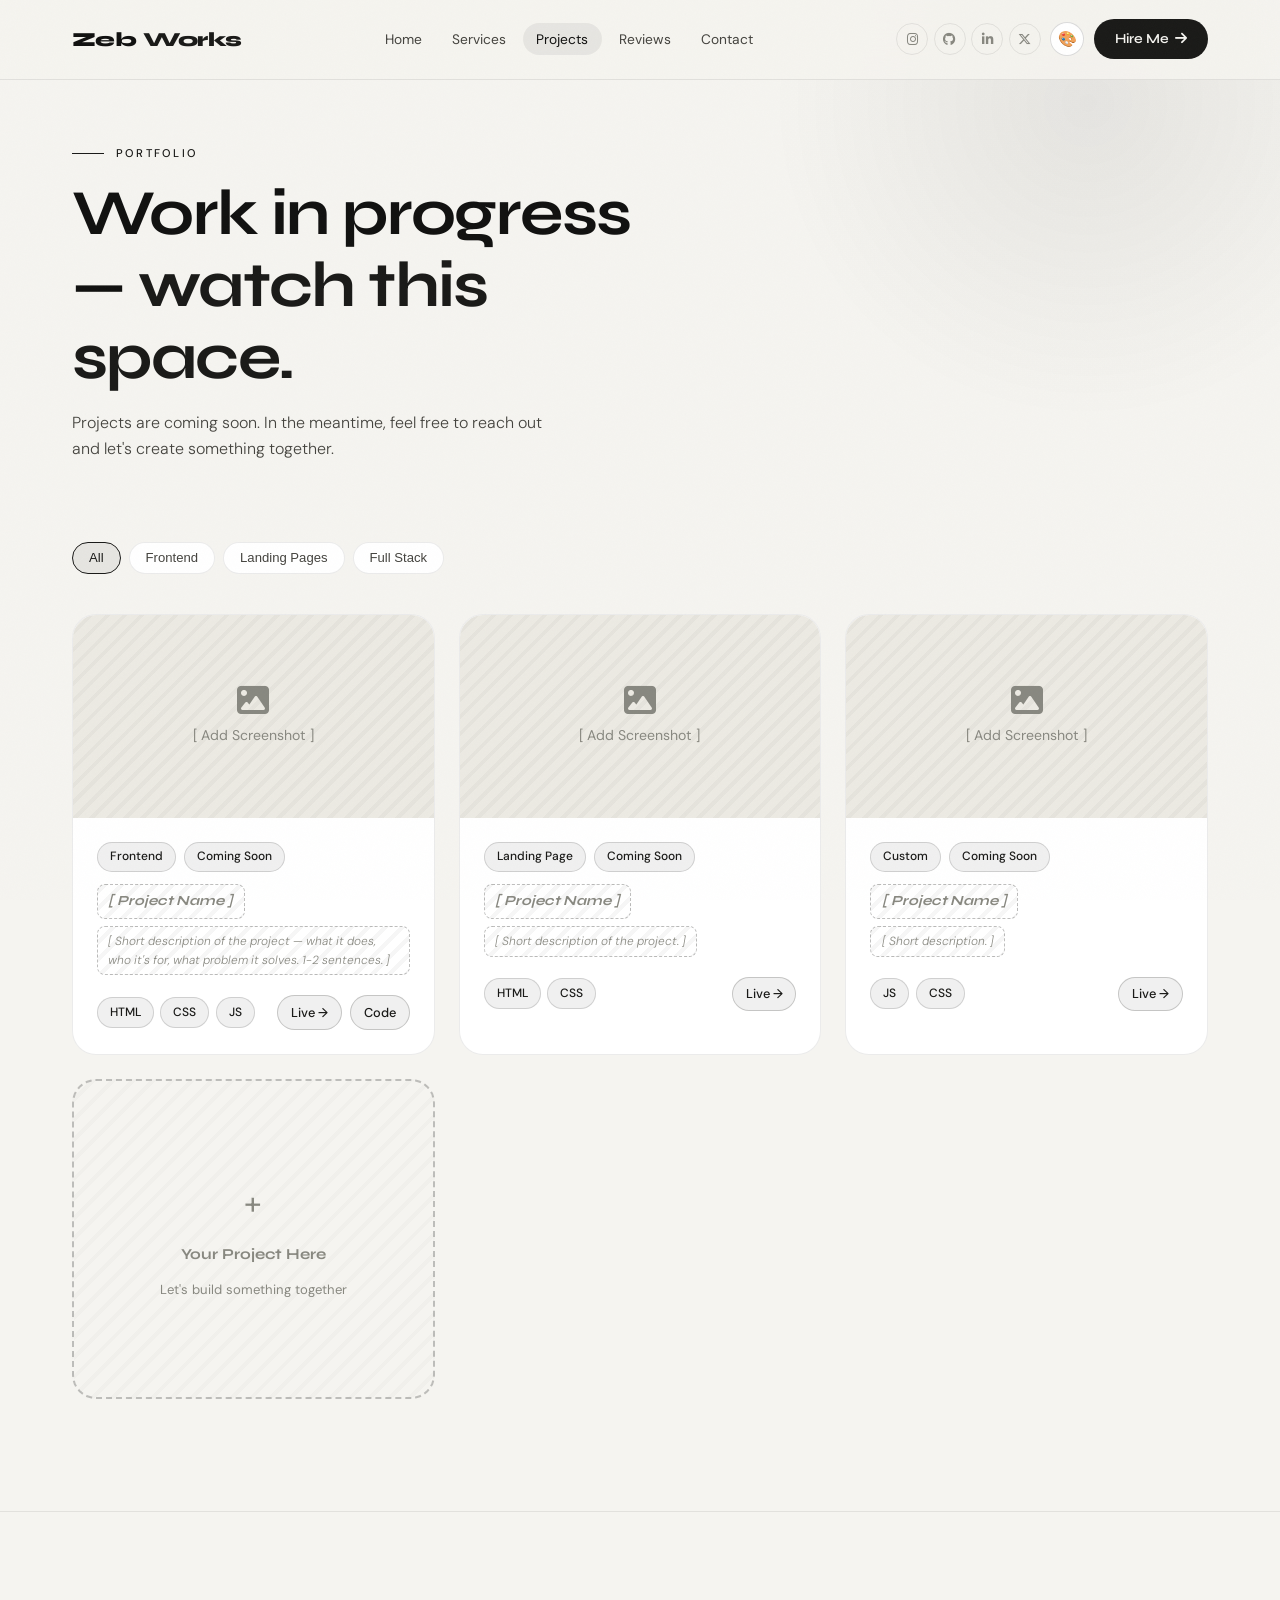
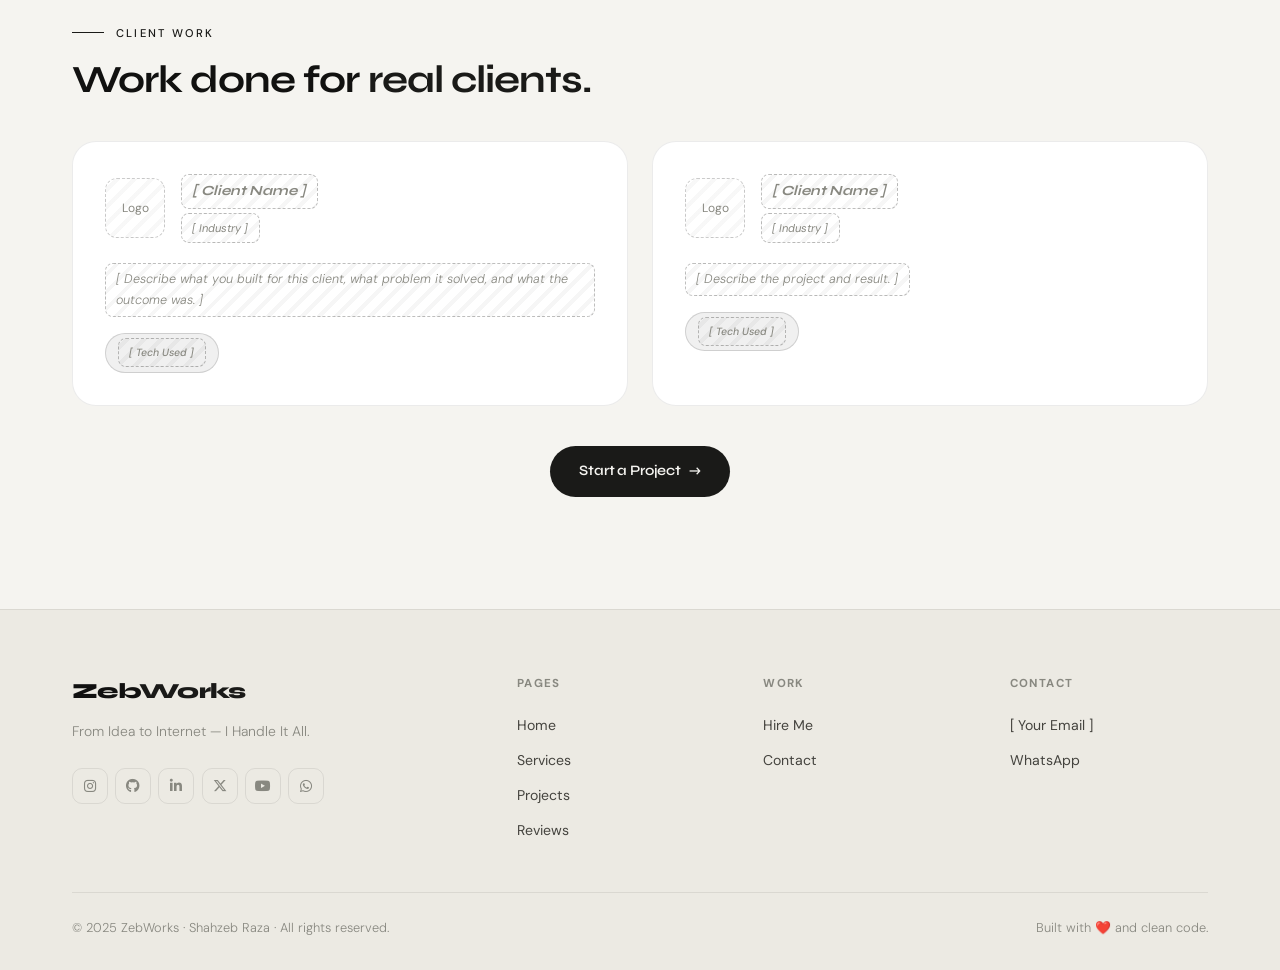
<file: projects.html>
<!DOCTYPE html>
<html lang="en" data-theme="slate">
<head>
<meta charset="UTF-8">
<meta name="viewport" content="width=device-width, initial-scale=1.0">
<title>Projects — ZebWorks</title>
<meta name="description" content="Portfolio and client work by Shahzeb Raza — Web Developer.">
<link rel="icon" href="assets/favicon.ico">
<link rel="stylesheet" href="style.css">
<link rel="stylesheet" href="components.css">
<link rel="stylesheet" href="https://cdnjs.cloudflare.com/ajax/libs/font-awesome/6.5.0/css/all.min.css">
<style>
.page-hero { padding: 9rem 0 5rem; position: relative; overflow: hidden; }
.page-hero-bg {
  position: absolute; top: -40%; right: -10%;
  width: 50vw; height: 50vw; border-radius: 50%;
  background: radial-gradient(circle, rgba(var(--accent-rgb),0.07) 0%, transparent 70%);
  pointer-events: none;
}
.filter-bar {
  display: flex; gap: 0.5rem; flex-wrap: wrap; margin-bottom: 2.5rem;
}
.filter-btn {
  padding: 0.45rem 1rem; border-radius: 99px; font-size: 0.82rem; font-weight: 500;
  border: 1px solid var(--border); background: var(--card); color: var(--text2);
  cursor: pointer; transition: all var(--transition);
}
.filter-btn:hover, .filter-btn.active {
  border-color: var(--accent); color: var(--accent); background: var(--tag-bg);
}
.projects-grid { display: grid; grid-template-columns: repeat(3,1fr); gap: 1.5rem; }

/* Add Project CTA card */
.add-project-card {
  border: 2px dashed rgba(var(--accent-rgb),0.25);
  border-radius: var(--radius-lg);
  display: flex; align-items: center; justify-content: center;
  flex-direction: column; gap: 0.75rem;
  min-height: 320px; cursor: pointer;
  transition: all var(--transition); text-decoration: none;
  color: var(--muted); text-align: center; padding: 2rem;
  background: repeating-linear-gradient(
    -45deg, rgba(var(--accent-rgb),0.02), rgba(var(--accent-rgb),0.02) 4px,
    transparent 4px, transparent 14px);
}
.add-project-card:hover {
  border-color: var(--accent); color: var(--accent);
  background: rgba(var(--accent-rgb),0.04);
}
.add-project-icon { font-size: 2rem; }
.add-project-label { font-family: var(--font-head); font-size: 0.95rem; font-weight: 700; }
.add-project-sub { font-size: 0.82rem; }

@media(max-width:1024px){ .projects-grid { grid-template-columns: repeat(2,1fr); } }
@media(max-width:600px){ .projects-grid { grid-template-columns: 1fr; } }
</style>
</head>
<body>

<!-- NAVBAR -->
<nav class="navbar" id="navbar">
  <div class="container nav-inner">
    <a href="index.html" class="nav-logo">Zeb<span>Works</span></a>
    <ul class="nav-links">
      <li><a href="index.html">Home</a></li>
      <li><a href="services.html">Services</a></li>
      <li><a href="projects.html" class="active">Projects</a></li>
      <li><a href="reviews.html">Reviews</a></li>
      <li><a href="contact.html">Contact</a></li>
    </ul>
    <div class="nav-right">
      <div class="nav-socials">
        <a href="#" class="nav-social-link" target="_blank"><i class="fab fa-instagram"></i></a>
        <a href="#" class="nav-social-link" target="_blank"><i class="fab fa-github"></i></a>
        <a href="#" class="nav-social-link" target="_blank"><i class="fab fa-linkedin-in"></i></a>
        <a href="#" class="nav-social-link" target="_blank"><i class="fab fa-x-twitter"></i></a>
      </div>
      <div class="theme-wrap">
        <button class="theme-btn" id="themeBtn">🎨</button>
        <div class="theme-panel" id="themePanel">
          <div class="theme-panel-title">Choose Theme</div>
          <div class="theme-swatches">
            <div class="swatch" data-t="slate"></div>
            <div class="swatch" data-t="neon-purple"></div>
            <div class="swatch" data-t="cyber-green"></div>
            <div class="swatch" data-t="solar-gold"></div>
            <div class="swatch" data-t="rose-noir"></div>
          </div>
          <div class="custom-color-section">
            <span class="custom-color-label">Custom Accent Color</span>
            <div class="color-inputs">
              <input type="color" class="color-picker" id="accentPicker" value="#1a1a18">
              <span class="color-picker-label">Pick your color</span>
            </div>
          </div>
        </div>
      </div>
      <a href="order.html" class="btn-hire">Hire Me <i class="fas fa-arrow-right"></i></a>
      <div class="nav-toggle" id="navToggle"><span></span><span></span><span></span></div>
    </div>
  </div>
</nav>
<div class="nav-drawer" id="navDrawer">
  <a href="index.html">Home</a>
  <a href="services.html">Services</a>
  <a href="projects.html">Projects</a>
  <a href="reviews.html">Reviews</a>
  <a href="contact.html">Contact</a>
  <a href="order.html">Hire Me →</a>
</div>

<!-- PAGE HERO -->
<section class="page-hero page-wrap">
  <div class="page-hero-bg"></div>
  <div class="container">
    <div class="section-label">Portfolio</div>
    <h1 class="heading-xl" style="max-width:600px;">Work in progress — <span style="color:var(--accent)">watch this space.</span></h1>
    <p style="margin-top:1rem;font-size:1rem;max-width:500px;">Projects are coming soon. In the meantime, feel free to reach out and let's create something together.</p>
  </div>
</section>

<!-- PROJECTS -->
<section class="section" style="padding-top:0;">
  <div class="container">

    <div class="filter-bar reveal">
      <button class="filter-btn active">All</button>
      <button class="filter-btn">Frontend</button>
      <button class="filter-btn">Landing Pages</button>
      <button class="filter-btn">Full Stack</button>
    </div>

    <div class="projects-grid">

      <!-- Placeholder Project Cards — replace with real ones -->

      <!-- ⚠️ PROJECT CARD TEMPLATE — copy & paste, fill in your details -->
      <div class="project-card reveal">
        <div class="project-thumb">
          <div class="project-thumb-placeholder">
            <i class="fas fa-image" style="font-size:2rem;"></i>
            <span>[ Add Screenshot ]</span>
          </div>
        </div>
        <div class="project-info">
          <div style="display:flex;gap:0.5rem;margin-bottom:0.75rem;flex-wrap:wrap;">
            <span class="tag">Frontend</span>
            <span class="tag tag-coming-soon">Coming Soon</span>
          </div>
          <div class="project-title"><span class="placeholder">[ Project Name ]</span></div>
          <p class="project-desc"><span class="placeholder">[ Short description of the project — what it does, who it's for, what problem it solves. 1-2 sentences. ]</span></p>
          <div class="project-footer">
            <div style="display:flex;gap:0.4rem;flex-wrap:wrap;">
              <span class="tag">HTML</span>
              <span class="tag">CSS</span>
              <span class="tag">JS</span>
            </div>
            <div class="project-links">
              <a href="#" class="project-link">Live →</a>
              <a href="#" class="project-link">Code</a>
            </div>
          </div>
        </div>
      </div>

      <div class="project-card reveal reveal-d2">
        <div class="project-thumb">
          <div class="project-thumb-placeholder">
            <i class="fas fa-image" style="font-size:2rem;"></i>
            <span>[ Add Screenshot ]</span>
          </div>
        </div>
        <div class="project-info">
          <div style="display:flex;gap:0.5rem;margin-bottom:0.75rem;flex-wrap:wrap;">
            <span class="tag">Landing Page</span>
            <span class="tag tag-coming-soon">Coming Soon</span>
          </div>
          <div class="project-title"><span class="placeholder">[ Project Name ]</span></div>
          <p class="project-desc"><span class="placeholder">[ Short description of the project. ]</span></p>
          <div class="project-footer">
            <div style="display:flex;gap:0.4rem;flex-wrap:wrap;">
              <span class="tag">HTML</span>
              <span class="tag">CSS</span>
            </div>
            <div class="project-links">
              <a href="#" class="project-link">Live →</a>
            </div>
          </div>
        </div>
      </div>

      <div class="project-card reveal reveal-d3">
        <div class="project-thumb">
          <div class="project-thumb-placeholder">
            <i class="fas fa-image" style="font-size:2rem;"></i>
            <span>[ Add Screenshot ]</span>
          </div>
        </div>
        <div class="project-info">
          <div style="display:flex;gap:0.5rem;margin-bottom:0.75rem;flex-wrap:wrap;">
            <span class="tag">Custom</span>
            <span class="tag tag-coming-soon">Coming Soon</span>
          </div>
          <div class="project-title"><span class="placeholder">[ Project Name ]</span></div>
          <p class="project-desc"><span class="placeholder">[ Short description. ]</span></p>
          <div class="project-footer">
            <div style="display:flex;gap:0.4rem;flex-wrap:wrap;">
              <span class="tag">JS</span>
              <span class="tag">CSS</span>
            </div>
            <div class="project-links">
              <a href="#" class="project-link">Live →</a>
            </div>
          </div>
        </div>
      </div>

      <!-- Add Project CTA -->
      <a href="contact.html" class="add-project-card reveal reveal-d4">
        <div class="add-project-icon">+</div>
        <div class="add-project-label">Your Project Here</div>
        <div class="add-project-sub">Let's build something together</div>
      </a>

    </div>
  </div>
</section>

<div class="divider"></div>

<!-- CLIENT WORK -->
<section class="section">
  <div class="container">
    <div class="section-label reveal">Client Work</div>
    <h2 class="heading-lg reveal reveal-d1" style="margin-bottom:2.5rem;">
      Work done for <span style="color:var(--accent)">real clients.</span>
    </h2>

    <div class="grid-2">

      <!-- Client Work Card Template -->
      <div class="card reveal">
        <div style="display:flex;align-items:center;gap:1rem;margin-bottom:1.25rem;">
          <div class="placeholder-block" style="width:60px;height:60px;min-height:unset;border-radius:12px;flex-shrink:0;font-size:0.75rem;">Logo</div>
          <div>
            <div style="font-family:var(--font-head);font-weight:700;margin-bottom:0.25rem;"><span class="placeholder">[ Client Name ]</span></div>
            <div style="font-size:0.8rem;color:var(--muted);"><span class="placeholder">[ Industry ]</span></div>
          </div>
        </div>
        <p style="font-size:0.9rem;line-height:1.7;"><span class="placeholder">[ Describe what you built for this client, what problem it solved, and what the outcome was. ]</span></p>
        <div style="margin-top:1rem;display:flex;gap:0.5rem;flex-wrap:wrap;">
          <span class="tag"><span class="placeholder">[ Tech Used ]</span></span>
        </div>
      </div>

      <div class="card reveal reveal-d2">
        <div style="display:flex;align-items:center;gap:1rem;margin-bottom:1.25rem;">
          <div class="placeholder-block" style="width:60px;height:60px;min-height:unset;border-radius:12px;flex-shrink:0;font-size:0.75rem;">Logo</div>
          <div>
            <div style="font-family:var(--font-head);font-weight:700;margin-bottom:0.25rem;"><span class="placeholder">[ Client Name ]</span></div>
            <div style="font-size:0.8rem;color:var(--muted);"><span class="placeholder">[ Industry ]</span></div>
          </div>
        </div>
        <p style="font-size:0.9rem;line-height:1.7;"><span class="placeholder">[ Describe the project and result. ]</span></p>
        <div style="margin-top:1rem;display:flex;gap:0.5rem;">
          <span class="tag"><span class="placeholder">[ Tech Used ]</span></span>
        </div>
      </div>

    </div>

    <div style="text-align:center;margin-top:2.5rem;" class="reveal">
      <a href="order.html" class="btn btn-primary">Start a Project <span class="arrow">→</span></a>
    </div>
  </div>
</section>

<!-- FOOTER -->
<footer class="footer">
  <div class="container">
    <div class="footer-grid">
      <div>
        <div class="footer-brand-name">Zeb<span>Works</span></div>
        <p class="footer-desc">From Idea to Internet — I Handle It All.</p>
        <div class="footer-socials">
          <a href="#" class="footer-social" target="_blank"><i class="fab fa-instagram"></i></a>
          <a href="#" class="footer-social" target="_blank"><i class="fab fa-github"></i></a>
          <a href="#" class="footer-social" target="_blank"><i class="fab fa-linkedin-in"></i></a>
          <a href="#" class="footer-social" target="_blank"><i class="fab fa-x-twitter"></i></a>
          <a href="#" class="footer-social" target="_blank"><i class="fab fa-youtube"></i></a>
          <a href="https://wa.me/[YOUR_WHATSAPP]" class="footer-social" target="_blank"><i class="fab fa-whatsapp"></i></a>
        </div>
      </div>
      <div>
        <div class="footer-col-title">Pages</div>
        <ul class="footer-links">
          <li><a href="index.html">Home</a></li>
          <li><a href="services.html">Services</a></li>
          <li><a href="projects.html">Projects</a></li>
          <li><a href="reviews.html">Reviews</a></li>
        </ul>
      </div>
      <div>
        <div class="footer-col-title">Work</div>
        <ul class="footer-links">
          <li><a href="order.html">Hire Me</a></li>
          <li><a href="contact.html">Contact</a></li>
        </ul>
      </div>
      <div>
        <div class="footer-col-title">Contact</div>
        <ul class="footer-links">
          <li><a href="mailto:[YOUR_EMAIL]">[ Your Email ]</a></li>
          <li><a href="https://wa.me/[YOUR_WHATSAPP]" target="_blank">WhatsApp</a></li>
        </ul>
      </div>
    </div>
    <div class="footer-bottom">
      <p class="footer-copy">© 2025 ZebWorks · Shahzeb Raza · All rights reserved.</p>
      <p class="footer-copy">Built with ❤️ and clean code.</p>
    </div>
  </div>
</footer>

<script src="theme.js"></script>
<script>
// Filter buttons
document.querySelectorAll('.filter-btn').forEach(function(btn) {
  btn.addEventListener('click', function() {
    document.querySelectorAll('.filter-btn').forEach(function(b){ b.classList.remove('active'); });
    btn.classList.add('active');
  });
});
</script>
</body>
</html>
</file>
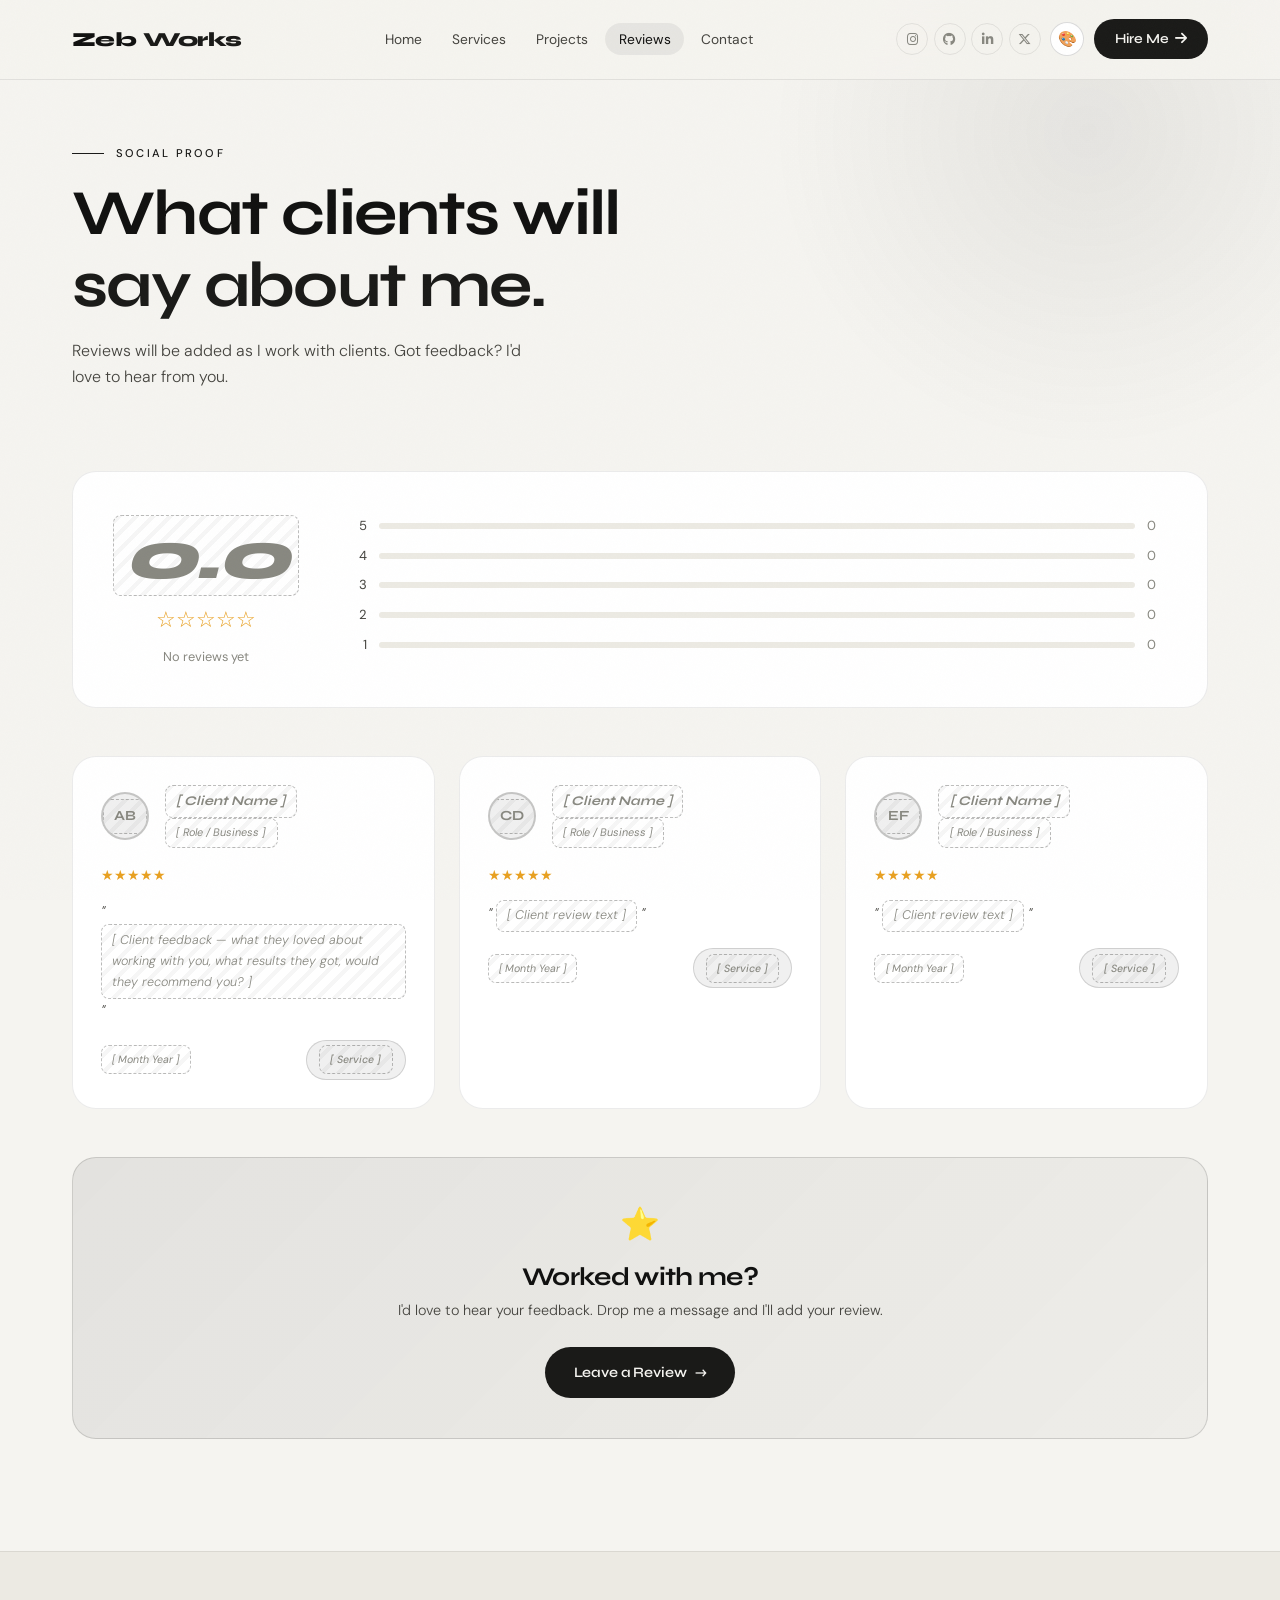
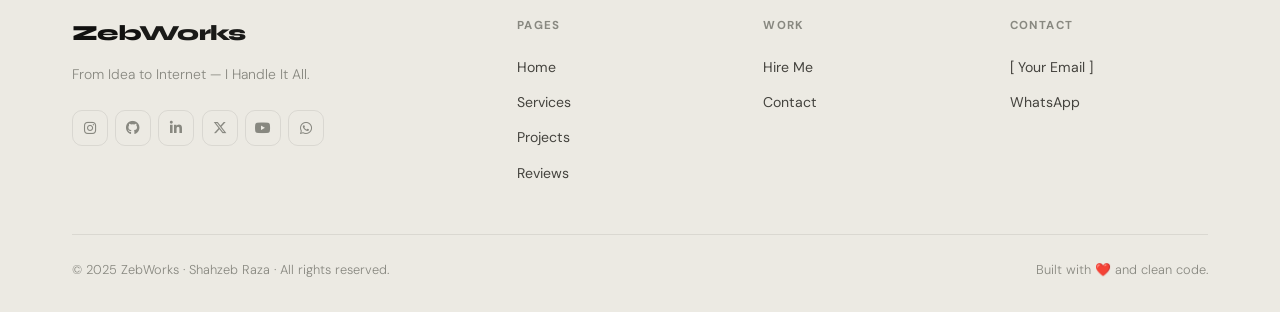
<file: reviews.html>
<!DOCTYPE html>
<html lang="en" data-theme="slate">
<head>
<meta charset="UTF-8">
<meta name="viewport" content="width=device-width, initial-scale=1.0">
<title>Reviews — ZebWorks</title>
<meta name="description" content="Client reviews and feedback for Shahzeb Raza — ZebWorks Web Developer.">
<link rel="icon" href="assets/favicon.ico">
<link rel="stylesheet" href="style.css">
<link rel="stylesheet" href="components.css">
<link rel="stylesheet" href="https://cdnjs.cloudflare.com/ajax/libs/font-awesome/6.5.0/css/all.min.css">
<style>
.page-hero { padding: 9rem 0 5rem; position: relative; overflow: hidden; }
.page-hero-bg {
  position: absolute; top: -40%; right: -10%;
  width: 50vw; height: 50vw; border-radius: 50%;
  background: radial-gradient(circle, rgba(var(--accent-rgb),0.07) 0%, transparent 70%);
  pointer-events: none;
}
/* Rating overview */
.rating-overview {
  display: flex; align-items: center; gap: 3rem;
  background: var(--card); border: 1px solid var(--border);
  border-radius: var(--radius-lg); padding: 2.5rem;
  margin-bottom: 3rem; flex-wrap: wrap;
}
.rating-big {
  text-align: center; flex-shrink: 0;
}
.rating-number {
  font-family: var(--font-head); font-size: 5rem; font-weight: 800;
  line-height: 1; color: var(--accent); letter-spacing: -0.04em;
}
.rating-stars { font-size: 1.4rem; color: var(--star); margin: 0.4rem 0; }
.rating-label { font-size: 0.8rem; color: var(--muted); }
.rating-bars { flex: 1; min-width: 200px; }
.rating-bar-row {
  display: flex; align-items: center; gap: 0.75rem; margin-bottom: 0.5rem; font-size: 0.82rem;
}
.rating-bar-label { width: 20px; color: var(--text2); text-align: right; flex-shrink: 0; }
.rating-bar-track {
  flex: 1; height: 6px; border-radius: 99px; background: var(--bg2); overflow: hidden;
}
.rating-bar-fill { height: 100%; border-radius: 99px; background: var(--star); transition: width 1s ease; }
.rating-bar-count { color: var(--muted); width: 20px; flex-shrink: 0; }

/* Leave review CTA */
.leave-review-card {
  background: linear-gradient(135deg, rgba(var(--accent-rgb),0.08), rgba(var(--accent-rgb),0.03));
  border: 1px solid rgba(var(--accent-rgb),0.15);
  border-radius: var(--radius-lg); padding: 2.5rem;
  text-align: center; margin-top: 3rem;
}
</style>
</head>
<body>

<!-- NAVBAR -->
<nav class="navbar" id="navbar">
  <div class="container nav-inner">
    <a href="index.html" class="nav-logo">Zeb<span>Works</span></a>
    <ul class="nav-links">
      <li><a href="index.html">Home</a></li>
      <li><a href="services.html">Services</a></li>
      <li><a href="projects.html">Projects</a></li>
      <li><a href="reviews.html" class="active">Reviews</a></li>
      <li><a href="contact.html">Contact</a></li>
    </ul>
    <div class="nav-right">
      <div class="nav-socials">
        <a href="#" class="nav-social-link" target="_blank"><i class="fab fa-instagram"></i></a>
        <a href="#" class="nav-social-link" target="_blank"><i class="fab fa-github"></i></a>
        <a href="#" class="nav-social-link" target="_blank"><i class="fab fa-linkedin-in"></i></a>
        <a href="#" class="nav-social-link" target="_blank"><i class="fab fa-x-twitter"></i></a>
      </div>
      <div class="theme-wrap">
        <button class="theme-btn" id="themeBtn">🎨</button>
        <div class="theme-panel" id="themePanel">
          <div class="theme-panel-title">Choose Theme</div>
          <div class="theme-swatches">
            <div class="swatch" data-t="slate"></div>
            <div class="swatch" data-t="neon-purple"></div>
            <div class="swatch" data-t="cyber-green"></div>
            <div class="swatch" data-t="solar-gold"></div>
            <div class="swatch" data-t="rose-noir"></div>
          </div>
          <div class="custom-color-section">
            <span class="custom-color-label">Custom Accent Color</span>
            <div class="color-inputs">
              <input type="color" class="color-picker" id="accentPicker" value="#1a1a18">
              <span class="color-picker-label">Pick your color</span>
            </div>
          </div>
        </div>
      </div>
      <a href="order.html" class="btn-hire">Hire Me <i class="fas fa-arrow-right"></i></a>
      <div class="nav-toggle" id="navToggle"><span></span><span></span><span></span></div>
    </div>
  </div>
</nav>
<div class="nav-drawer" id="navDrawer">
  <a href="index.html">Home</a>
  <a href="services.html">Services</a>
  <a href="projects.html">Projects</a>
  <a href="reviews.html">Reviews</a>
  <a href="contact.html">Contact</a>
  <a href="order.html">Hire Me →</a>
</div>

<!-- PAGE HERO -->
<section class="page-hero page-wrap">
  <div class="page-hero-bg"></div>
  <div class="container">
    <div class="section-label">Social Proof</div>
    <h1 class="heading-xl" style="max-width:600px;">What clients will <span style="color:var(--accent)">say about me.</span></h1>
    <p style="margin-top:1rem;font-size:1rem;max-width:480px;">Reviews will be added as I work with clients. Got feedback? I'd love to hear from you.</p>
  </div>
</section>

<!-- RATING OVERVIEW -->
<section class="section" style="padding-top:0;">
  <div class="container">

    <div class="rating-overview reveal">
      <div class="rating-big">
        <div class="rating-number"><span class="placeholder">0.0</span></div>
        <div class="rating-stars">☆☆☆☆☆</div>
        <div class="rating-label">No reviews yet</div>
      </div>
      <div class="rating-bars">
        <div class="rating-bar-row">
          <span class="rating-bar-label">5</span>
          <div class="rating-bar-track"><div class="rating-bar-fill" style="width:0%"></div></div>
          <span class="rating-bar-count">0</span>
        </div>
        <div class="rating-bar-row">
          <span class="rating-bar-label">4</span>
          <div class="rating-bar-track"><div class="rating-bar-fill" style="width:0%"></div></div>
          <span class="rating-bar-count">0</span>
        </div>
        <div class="rating-bar-row">
          <span class="rating-bar-label">3</span>
          <div class="rating-bar-track"><div class="rating-bar-fill" style="width:0%"></div></div>
          <span class="rating-bar-count">0</span>
        </div>
        <div class="rating-bar-row">
          <span class="rating-bar-label">2</span>
          <div class="rating-bar-track"><div class="rating-bar-fill" style="width:0%"></div></div>
          <span class="rating-bar-count">0</span>
        </div>
        <div class="rating-bar-row">
          <span class="rating-bar-label">1</span>
          <div class="rating-bar-track"><div class="rating-bar-fill" style="width:0%"></div></div>
          <span class="rating-bar-count">0</span>
        </div>
      </div>
    </div>

    <!-- Review Cards Grid -->
    <div class="grid-3">

      <!-- ⚠️ REVIEW CARD TEMPLATE — copy & fill in when you get reviews -->
      <div class="review-card reveal">
        <div class="review-header">
          <div class="review-avatar">
            <!-- Replace with: <img src="client-photo.jpg" alt="Client"> -->
            <span class="placeholder" style="font-style:normal;">AB</span>
          </div>
          <div>
            <div class="review-name"><span class="placeholder">[ Client Name ]</span></div>
            <div class="review-role"><span class="placeholder">[ Role / Business ]</span></div>
          </div>
        </div>
        <div class="stars">★★★★★</div>
        <p class="review-text" style="margin-top:0.75rem;">
          <span class="placeholder">[ Client feedback — what they loved about working with you, what results they got, would they recommend you? ]</span>
        </p>
        <div class="review-footer">
          <div class="review-date"><span class="placeholder">[ Month Year ]</span></div>
          <span class="tag"><span class="placeholder">[ Service ]</span></span>
        </div>
      </div>

      <div class="review-card reveal reveal-d2">
        <div class="review-header">
          <div class="review-avatar"><span class="placeholder" style="font-style:normal;">CD</span></div>
          <div>
            <div class="review-name"><span class="placeholder">[ Client Name ]</span></div>
            <div class="review-role"><span class="placeholder">[ Role / Business ]</span></div>
          </div>
        </div>
        <div class="stars">★★★★★</div>
        <p class="review-text" style="margin-top:0.75rem;">
          <span class="placeholder">[ Client review text ]</span>
        </p>
        <div class="review-footer">
          <div class="review-date"><span class="placeholder">[ Month Year ]</span></div>
          <span class="tag"><span class="placeholder">[ Service ]</span></span>
        </div>
      </div>

      <div class="review-card reveal reveal-d3">
        <div class="review-header">
          <div class="review-avatar"><span class="placeholder" style="font-style:normal;">EF</span></div>
          <div>
            <div class="review-name"><span class="placeholder">[ Client Name ]</span></div>
            <div class="review-role"><span class="placeholder">[ Role / Business ]</span></div>
          </div>
        </div>
        <div class="stars">★★★★★</div>
        <p class="review-text" style="margin-top:0.75rem;">
          <span class="placeholder">[ Client review text ]</span>
        </p>
        <div class="review-footer">
          <div class="review-date"><span class="placeholder">[ Month Year ]</span></div>
          <span class="tag"><span class="placeholder">[ Service ]</span></span>
        </div>
      </div>

    </div>

    <!-- Leave a review CTA -->
    <div class="leave-review-card reveal">
      <div style="font-size:2rem;margin-bottom:0.75rem;">⭐</div>
      <h3 class="heading-md" style="margin-bottom:0.5rem;">Worked with me?</h3>
      <p style="font-size:0.9rem;margin-bottom:1.5rem;">I'd love to hear your feedback. Drop me a message and I'll add your review.</p>
      <a href="contact.html" class="btn btn-primary">Leave a Review <span class="arrow">→</span></a>
    </div>

  </div>
</section>

<!-- FOOTER -->
<footer class="footer">
  <div class="container">
    <div class="footer-grid">
      <div>
        <div class="footer-brand-name">Zeb<span>Works</span></div>
        <p class="footer-desc">From Idea to Internet — I Handle It All.</p>
        <div class="footer-socials">
          <a href="#" class="footer-social" target="_blank"><i class="fab fa-instagram"></i></a>
          <a href="#" class="footer-social" target="_blank"><i class="fab fa-github"></i></a>
          <a href="#" class="footer-social" target="_blank"><i class="fab fa-linkedin-in"></i></a>
          <a href="#" class="footer-social" target="_blank"><i class="fab fa-x-twitter"></i></a>
          <a href="#" class="footer-social" target="_blank"><i class="fab fa-youtube"></i></a>
          <a href="https://wa.me/[YOUR_WHATSAPP]" class="footer-social" target="_blank"><i class="fab fa-whatsapp"></i></a>
        </div>
      </div>
      <div>
        <div class="footer-col-title">Pages</div>
        <ul class="footer-links">
          <li><a href="index.html">Home</a></li>
          <li><a href="services.html">Services</a></li>
          <li><a href="projects.html">Projects</a></li>
          <li><a href="reviews.html">Reviews</a></li>
        </ul>
      </div>
      <div>
        <div class="footer-col-title">Work</div>
        <ul class="footer-links">
          <li><a href="order.html">Hire Me</a></li>
          <li><a href="contact.html">Contact</a></li>
        </ul>
      </div>
      <div>
        <div class="footer-col-title">Contact</div>
        <ul class="footer-links">
          <li><a href="mailto:[YOUR_EMAIL]">[ Your Email ]</a></li>
          <li><a href="https://wa.me/[YOUR_WHATSAPP]" target="_blank">WhatsApp</a></li>
        </ul>
      </div>
    </div>
    <div class="footer-bottom">
      <p class="footer-copy">© 2025 ZebWorks · Shahzeb Raza · All rights reserved.</p>
      <p class="footer-copy">Built with ❤️ and clean code.</p>
    </div>
  </div>
</footer>

<script src="theme.js"></script>
</body>
</html>
</file>
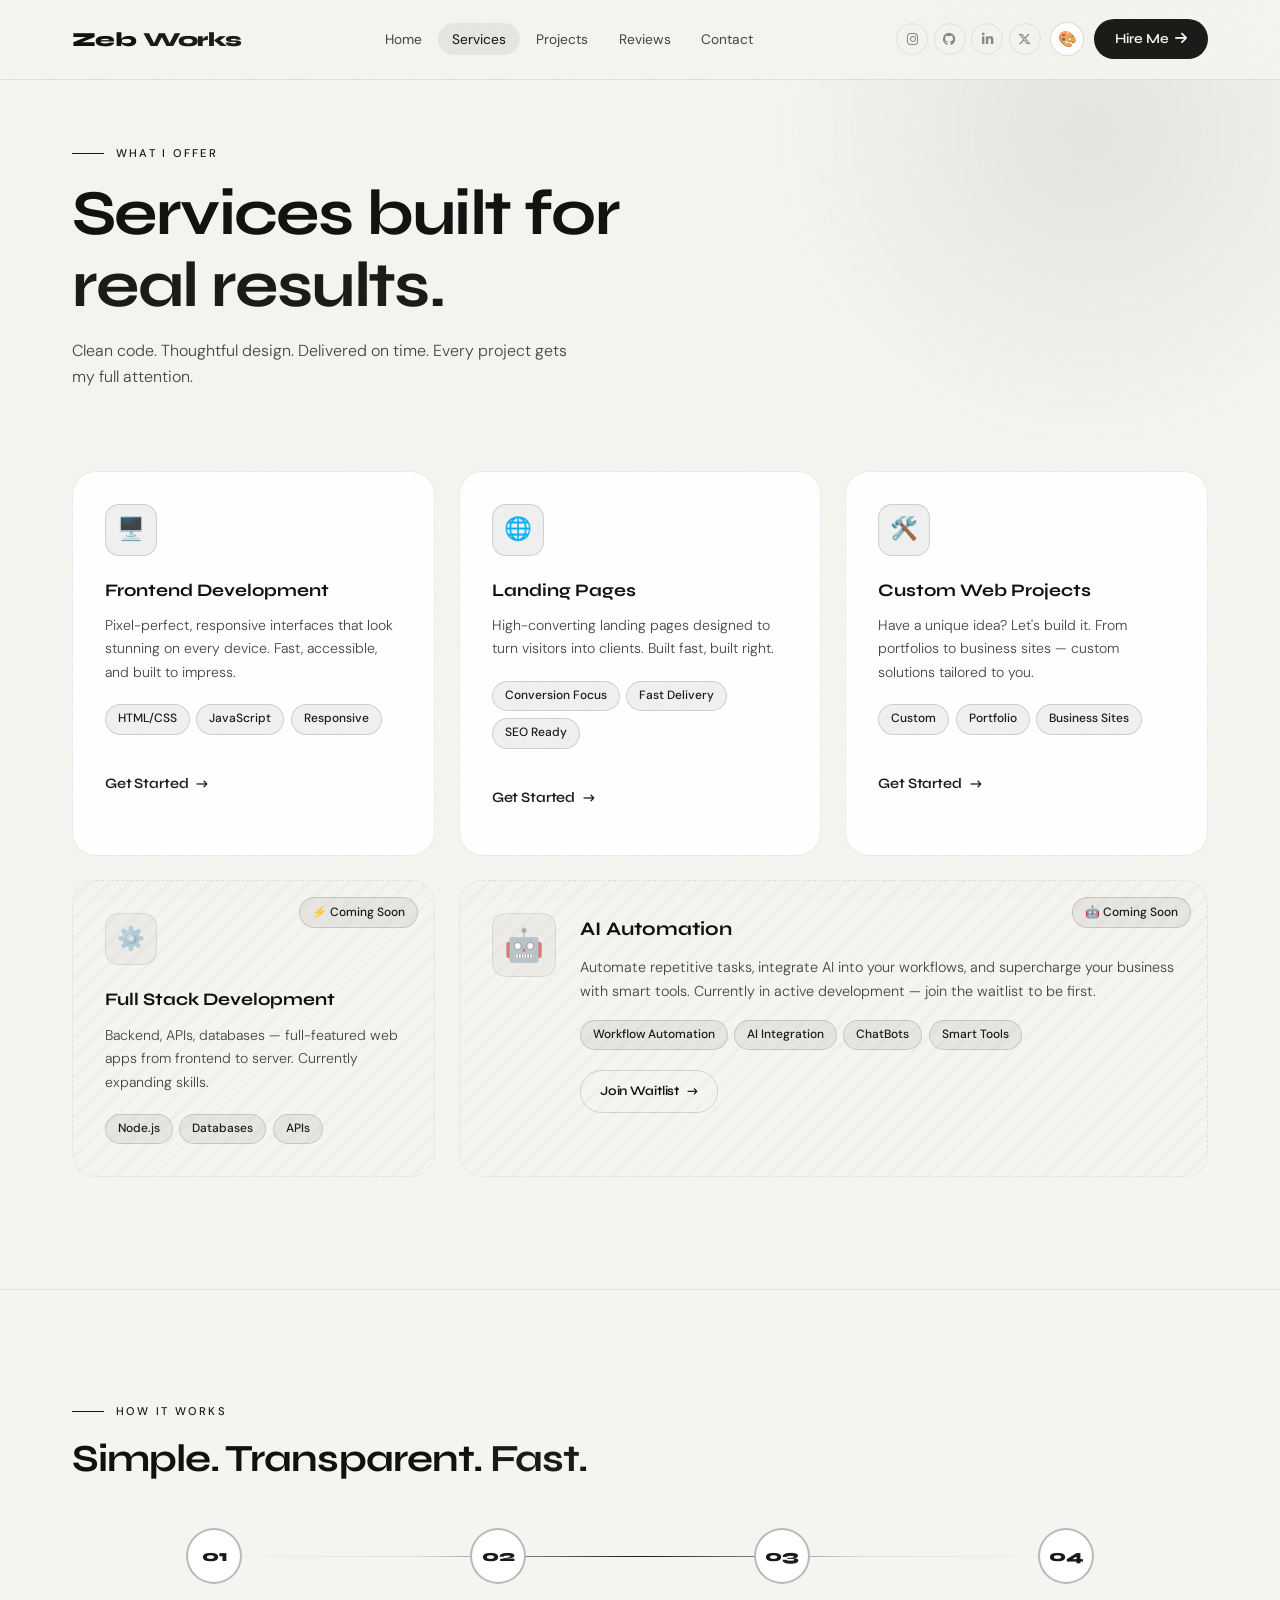
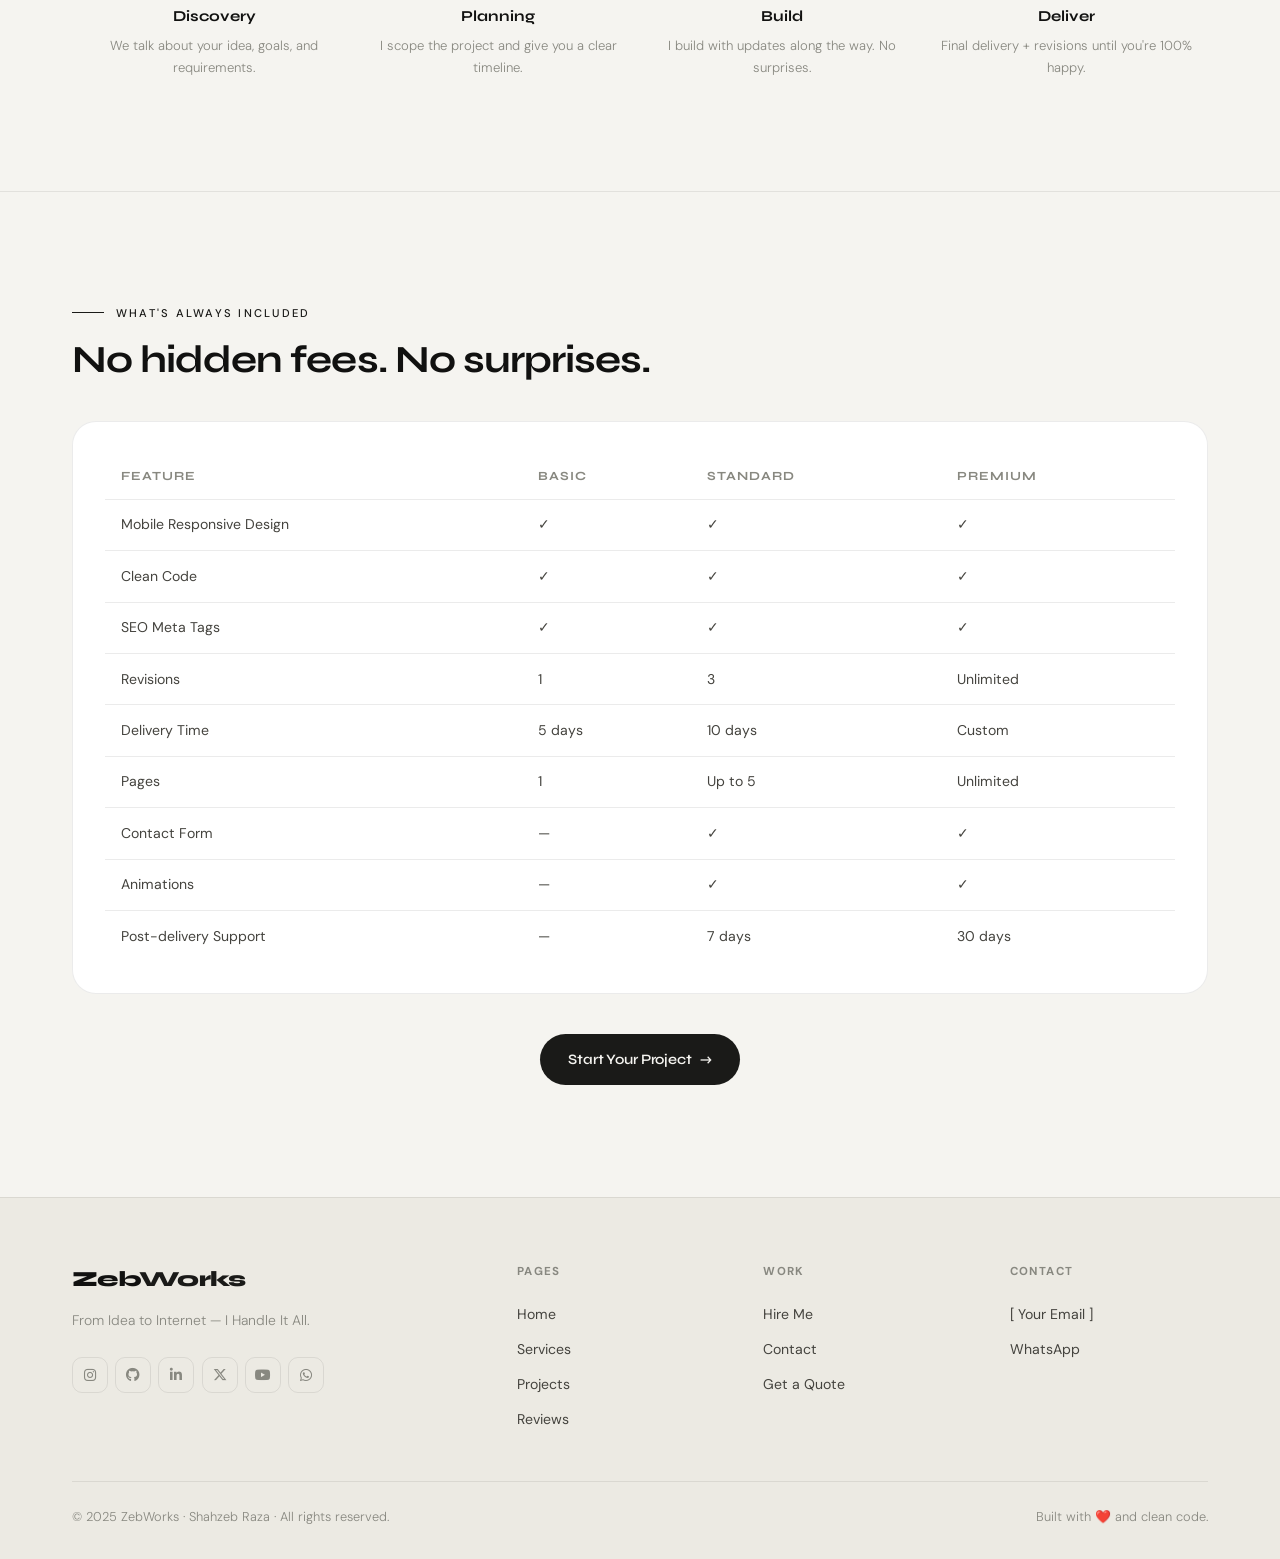
<file: services.html>
<!DOCTYPE html>
<html lang="en" data-theme="slate">
<head>
<meta charset="UTF-8">
<meta name="viewport" content="width=device-width, initial-scale=1.0">
<title>Services — ZebWorks</title>
<meta name="description" content="Web development services by Shahzeb Raza — Frontend, Full Stack, Landing Pages, and AI Automation (coming soon).">
<link rel="icon" href="assets/favicon.ico">
<link rel="stylesheet" href="style.css">
<link rel="stylesheet" href="components.css">
<link rel="stylesheet" href="https://cdnjs.cloudflare.com/ajax/libs/font-awesome/6.5.0/css/all.min.css">
<style>
.page-hero {
  padding: 9rem 0 5rem;
  position: relative;
  overflow: hidden;
}
.page-hero-bg {
  position: absolute;
  top: -40%;
  right: -10%;
  width: 50vw;
  height: 50vw;
  border-radius: 50%;
  background: radial-gradient(circle, rgba(var(--accent-rgb),0.07) 0%, transparent 70%);
  pointer-events: none;
}
.process-grid {
  display: grid;
  grid-template-columns: repeat(4,1fr);
  gap: 0;
  position: relative;
}
.process-grid::before {
  content: '';
  position: absolute;
  top: 28px;
  left: 10%;
  right: 10%;
  height: 1px;
  background: linear-gradient(90deg, transparent, var(--border), var(--accent), var(--border), transparent);
}
.process-step {
  text-align: center;
  padding: 0 1rem;
  position: relative;
  z-index: 1;
}
.process-num {
  width: 56px; height: 56px;
  border-radius: 99px;
  background: var(--card);
  border: 2px solid rgba(var(--accent-rgb),0.3);
  display: flex; align-items: center; justify-content: center;
  font-family: var(--font-head);
  font-size: 1rem; font-weight: 800;
  color: var(--accent);
  margin: 0 auto 1.25rem;
}
.process-title { font-family: var(--font-head); font-size: 0.95rem; font-weight: 700; margin-bottom: 0.4rem; }
.process-desc { font-size: 0.82rem; color: var(--muted); }

/* What's included table */
.include-table { width: 100%; border-collapse: collapse; }
.include-table th {
  font-family: var(--font-head); font-size: 0.78rem; font-weight: 700;
  letter-spacing: 0.08em; text-transform: uppercase;
  color: var(--muted); padding: 0.75rem 1rem;
  text-align: left; border-bottom: 1px solid var(--border);
}
.include-table td {
  padding: 0.85rem 1rem; font-size: 0.88rem;
  border-bottom: 1px solid var(--border); color: var(--text2);
}
.include-table tr:last-child td { border: none; }
.include-table tr:hover td { background: rgba(var(--accent-rgb),0.03); }
.check { color: var(--accent); }
.cross { color: var(--muted); }

@media(max-width:768px) {
  .process-grid { grid-template-columns: repeat(2,1fr); gap: 2rem; }
  .process-grid::before { display: none; }
}
@media(max-width:480px) {
  .process-grid { grid-template-columns: 1fr; }
}
</style>
</head>
<body>

<!-- NAVBAR (same across all pages) -->
<nav class="navbar" id="navbar">
  <div class="container nav-inner">
    <a href="index.html" class="nav-logo">Zeb<span>Works</span></a>
    <ul class="nav-links">
      <li><a href="index.html">Home</a></li>
      <li><a href="services.html" class="active">Services</a></li>
      <li><a href="projects.html">Projects</a></li>
      <li><a href="reviews.html">Reviews</a></li>
      <li><a href="contact.html">Contact</a></li>
    </ul>
    <div class="nav-right">
      <div class="nav-socials">
        <a href="#" class="nav-social-link" target="_blank"><i class="fab fa-instagram"></i></a>
        <a href="#" class="nav-social-link" target="_blank"><i class="fab fa-github"></i></a>
        <a href="#" class="nav-social-link" target="_blank"><i class="fab fa-linkedin-in"></i></a>
        <a href="#" class="nav-social-link" target="_blank"><i class="fab fa-x-twitter"></i></a>
      </div>
      <div class="theme-wrap">
        <button class="theme-btn" id="themeBtn">🎨</button>
        <div class="theme-panel" id="themePanel">
          <div class="theme-panel-title">Choose Theme</div>
          <div class="theme-swatches">
            <div class="swatch" data-t="slate"></div>
            <div class="swatch" data-t="neon-purple"></div>
            <div class="swatch" data-t="cyber-green"></div>
            <div class="swatch" data-t="solar-gold"></div>
            <div class="swatch" data-t="rose-noir"></div>
          </div>
          <div class="custom-color-section">
            <span class="custom-color-label">Custom Accent Color</span>
            <div class="color-inputs">
              <input type="color" class="color-picker" id="accentPicker" value="#1a1a18">
              <span class="color-picker-label">Pick your color</span>
            </div>
          </div>
        </div>
      </div>
      <a href="order.html" class="btn-hire">Hire Me <i class="fas fa-arrow-right"></i></a>
      <div class="nav-toggle" id="navToggle"><span></span><span></span><span></span></div>
    </div>
  </div>
</nav>
<div class="nav-drawer" id="navDrawer">
  <a href="index.html">Home</a>
  <a href="services.html">Services</a>
  <a href="projects.html">Projects</a>
  <a href="reviews.html">Reviews</a>
  <a href="contact.html">Contact</a>
  <a href="order.html">Hire Me →</a>
</div>

<!-- PAGE HERO -->
<section class="page-hero page-wrap">
  <div class="page-hero-bg"></div>
  <div class="container">
    <div class="section-label">What I Offer</div>
    <h1 class="heading-xl" style="max-width:600px;">Services built for <span style="color:var(--accent)">real results.</span></h1>
    <p style="margin-top:1rem;font-size:1rem;max-width:500px;">Clean code. Thoughtful design. Delivered on time. Every project gets my full attention.</p>
  </div>
</section>

<!-- SERVICES GRID -->
<section class="section" style="padding-top:0;">
  <div class="container">
    <div class="grid-3">

      <!-- Service 1 -->
      <div class="service-card reveal">
        <div class="service-icon">🖥️</div>
        <div class="service-title">Frontend Development</div>
        <p class="service-desc">Pixel-perfect, responsive interfaces that look stunning on every device. Fast, accessible, and built to impress.</p>
        <div class="service-tags">
          <span class="tag">HTML/CSS</span>
          <span class="tag">JavaScript</span>
          <span class="tag">Responsive</span>
        </div>
        <div style="margin-top:1.5rem;">
          <a href="order.html" class="btn-ghost btn">Get Started <span class="arrow">→</span></a>
        </div>
      </div>

      <!-- Service 2 -->
      <div class="service-card reveal reveal-d2">
        <div class="service-icon">🌐</div>
        <div class="service-title">Landing Pages</div>
        <p class="service-desc">High-converting landing pages designed to turn visitors into clients. Built fast, built right.</p>
        <div class="service-tags">
          <span class="tag">Conversion Focus</span>
          <span class="tag">Fast Delivery</span>
          <span class="tag">SEO Ready</span>
        </div>
        <div style="margin-top:1.5rem;">
          <a href="order.html" class="btn-ghost btn">Get Started <span class="arrow">→</span></a>
        </div>
      </div>

      <!-- Service 3 -->
      <div class="service-card reveal reveal-d3">
        <div class="service-icon">🛠️</div>
        <div class="service-title">Custom Web Projects</div>
        <p class="service-desc">Have a unique idea? Let's build it. From portfolios to business sites — custom solutions tailored to you.</p>
        <div class="service-tags">
          <span class="tag">Custom</span>
          <span class="tag">Portfolio</span>
          <span class="tag">Business Sites</span>
        </div>
        <div style="margin-top:1.5rem;">
          <a href="order.html" class="btn-ghost btn">Get Started <span class="arrow">→</span></a>
        </div>
      </div>

      <!-- Coming Soon: Full Stack -->
      <div class="service-card coming-soon reveal reveal-d1">
        <div class="coming-soon-overlay"><span class="tag tag-coming-soon">⚡ Coming Soon</span></div>
        <div class="service-icon">⚙️</div>
        <div class="service-title">Full Stack Development</div>
        <p class="service-desc">Backend, APIs, databases — full-featured web apps from frontend to server. Currently expanding skills.</p>
        <div class="service-tags">
          <span class="tag">Node.js</span>
          <span class="tag">Databases</span>
          <span class="tag">APIs</span>
        </div>
      </div>

      <!-- Coming Soon: AI Automation -->
      <div class="service-card coming-soon reveal reveal-d2" style="grid-column: span 2;">
        <div class="coming-soon-overlay"><span class="tag tag-coming-soon">🤖 Coming Soon</span></div>
        <div style="display:flex;gap:1.5rem;align-items:flex-start;">
          <div class="service-icon" style="flex-shrink:0;font-size:2rem;width:64px;height:64px;">🤖</div>
          <div>
            <div class="service-title" style="font-size:1.2rem;margin-bottom:0.6rem;">AI Automation</div>
            <p class="service-desc" style="font-size:0.9rem;line-height:1.7;">
              Automate repetitive tasks, integrate AI into your workflows, and supercharge your business with smart tools. Currently in active development — join the waitlist to be first.
            </p>
            <div class="service-tags" style="margin-top:1rem;">
              <span class="tag">Workflow Automation</span>
              <span class="tag">AI Integration</span>
              <span class="tag">ChatBots</span>
              <span class="tag">Smart Tools</span>
            </div>
            <div style="margin-top:1.25rem;">
              <a href="contact.html" class="btn btn-outline" style="font-size:0.82rem;padding:0.6rem 1.2rem;">Join Waitlist <span class="arrow">→</span></a>
            </div>
          </div>
        </div>
      </div>

    </div>
  </div>
</section>

<div class="divider"></div>

<!-- PROCESS -->
<section class="section">
  <div class="container">
    <div class="section-label reveal">How It Works</div>
    <h2 class="heading-lg reveal reveal-d1" style="margin-bottom:3rem;">Simple. Transparent. <span style="color:var(--accent)">Fast.</span></h2>

    <div class="process-grid">
      <div class="process-step reveal">
        <div class="process-num">01</div>
        <div class="process-title">Discovery</div>
        <p class="process-desc">We talk about your idea, goals, and requirements.</p>
      </div>
      <div class="process-step reveal reveal-d2">
        <div class="process-num">02</div>
        <div class="process-title">Planning</div>
        <p class="process-desc">I scope the project and give you a clear timeline.</p>
      </div>
      <div class="process-step reveal reveal-d3">
        <div class="process-num">03</div>
        <div class="process-title">Build</div>
        <p class="process-desc">I build with updates along the way. No surprises.</p>
      </div>
      <div class="process-step reveal reveal-d4">
        <div class="process-num">04</div>
        <div class="process-title">Deliver</div>
        <p class="process-desc">Final delivery + revisions until you're 100% happy.</p>
      </div>
    </div>
  </div>
</section>

<div class="divider"></div>

<!-- WHAT'S INCLUDED -->
<section class="section">
  <div class="container">
    <div class="section-label reveal">What's Always Included</div>
    <h2 class="heading-lg reveal reveal-d1" style="margin-bottom:2.5rem;">No hidden fees. No surprises.</h2>

    <div class="card reveal" style="overflow:auto;">
      <table class="include-table">
        <thead>
          <tr>
            <th>Feature</th>
            <th>Basic</th>
            <th>Standard</th>
            <th>Premium</th>
          </tr>
        </thead>
        <tbody>
          <tr><td>Mobile Responsive Design</td><td class="check">✓</td><td class="check">✓</td><td class="check">✓</td></tr>
          <tr><td>Clean Code</td><td class="check">✓</td><td class="check">✓</td><td class="check">✓</td></tr>
          <tr><td>SEO Meta Tags</td><td class="check">✓</td><td class="check">✓</td><td class="check">✓</td></tr>
          <tr><td>Revisions</td><td>1</td><td>3</td><td>Unlimited</td></tr>
          <tr><td>Delivery Time</td><td>5 days</td><td>10 days</td><td>Custom</td></tr>
          <tr><td>Pages</td><td>1</td><td>Up to 5</td><td>Unlimited</td></tr>
          <tr><td>Contact Form</td><td class="cross">—</td><td class="check">✓</td><td class="check">✓</td></tr>
          <tr><td>Animations</td><td class="cross">—</td><td class="check">✓</td><td class="check">✓</td></tr>
          <tr><td>Post-delivery Support</td><td class="cross">—</td><td>7 days</td><td>30 days</td></tr>
        </tbody>
      </table>
    </div>

    <div style="text-align:center;margin-top:2.5rem;" class="reveal">
      <a href="order.html" class="btn btn-primary">Start Your Project <span class="arrow">→</span></a>
    </div>
  </div>
</section>

<!-- FOOTER -->
<footer class="footer">
  <div class="container">
    <div class="footer-grid">
      <div>
        <div class="footer-brand-name">Zeb<span>Works</span></div>
        <p class="footer-desc">From Idea to Internet — I Handle It All.</p>
        <div class="footer-socials">
          <a href="#" class="footer-social" target="_blank"><i class="fab fa-instagram"></i></a>
          <a href="#" class="footer-social" target="_blank"><i class="fab fa-github"></i></a>
          <a href="#" class="footer-social" target="_blank"><i class="fab fa-linkedin-in"></i></a>
          <a href="#" class="footer-social" target="_blank"><i class="fab fa-x-twitter"></i></a>
          <a href="#" class="footer-social" target="_blank"><i class="fab fa-youtube"></i></a>
          <a href="https://wa.me/[YOUR_WHATSAPP]" class="footer-social" target="_blank"><i class="fab fa-whatsapp"></i></a>
        </div>
      </div>
      <div>
        <div class="footer-col-title">Pages</div>
        <ul class="footer-links">
          <li><a href="index.html">Home</a></li>
          <li><a href="services.html">Services</a></li>
          <li><a href="projects.html">Projects</a></li>
          <li><a href="reviews.html">Reviews</a></li>
        </ul>
      </div>
      <div>
        <div class="footer-col-title">Work</div>
        <ul class="footer-links">
          <li><a href="order.html">Hire Me</a></li>
          <li><a href="contact.html">Contact</a></li>
          <li><a href="order.html">Get a Quote</a></li>
        </ul>
      </div>
      <div>
        <div class="footer-col-title">Contact</div>
        <ul class="footer-links">
          <li><a href="mailto:[YOUR_EMAIL]">[ Your Email ]</a></li>
          <li><a href="https://wa.me/[YOUR_WHATSAPP]" target="_blank">WhatsApp</a></li>
        </ul>
      </div>
    </div>
    <div class="footer-bottom">
      <p class="footer-copy">© 2025 ZebWorks · Shahzeb Raza · All rights reserved.</p>
      <p class="footer-copy">Built with ❤️ and clean code.</p>
    </div>
  </div>
</footer>

<script src="theme.js"></script>
</body>
</html>
</file>
<file: style.css>
@import url('https://fonts.googleapis.com/css2?family=Syne:wght@400;600;700;800&family=DM+Sans:ital,wght@0,300;0,400;0,500;1,300&display=swap');

/* ============================================================
   THEME SYSTEM
   ============================================================ */
:root {
  --bg:#f5f4f0; --bg2:#eceae3; --bg3:#e2e0d8; --card:#ffffff;
  --border:rgba(0,0,0,0.08); --border2:rgba(0,0,0,0.14);
  --text:#111110; --text2:#44433e; --muted:#888880;
  --accent:#1a1a18; --accent2:#3d3d38; --accent-rgb:26,26,24;
  --glow:rgba(26,26,24,0.12); --tag-bg:rgba(0,0,0,0.06);
  --nav-bg:rgba(245,244,240,0.88); --star:#e8a020;
  --font-head:'Syne',sans-serif; --font-body:'DM Sans',sans-serif;
  --radius:14px; --radius-lg:24px;
  --transition:0.35s cubic-bezier(0.4,0,0.2,1);
}
[data-theme="neon-purple"]{
  --bg:#08080f;--bg2:#0f0f1a;--bg3:#141422;--card:#111121;
  --border:rgba(160,120,255,0.1);--border2:rgba(160,120,255,0.2);
  --text:#f0eeff;--text2:#b8b0d8;--muted:#6860a0;
  --accent:#a078ff;--accent2:#c8a0ff;--accent-rgb:160,120,255;
  --glow:rgba(160,120,255,0.22);--tag-bg:rgba(160,120,255,0.1);
  --nav-bg:rgba(8,8,15,0.88);
}
[data-theme="cyber-green"]{
  --bg:#030d09;--bg2:#061409;--bg3:#0a1e10;--card:#081a0e;
  --border:rgba(0,220,120,0.1);--border2:rgba(0,220,120,0.2);
  --text:#e0fff0;--text2:#90d8b0;--muted:#407858;
  --accent:#00dc78;--accent2:#00ffaa;--accent-rgb:0,220,120;
  --glow:rgba(0,220,120,0.18);--tag-bg:rgba(0,220,120,0.08);
  --nav-bg:rgba(3,13,9,0.9);
}
[data-theme="solar-gold"]{
  --bg:#0d0800;--bg2:#160f00;--bg3:#1e1500;--card:#1a1000;
  --border:rgba(255,175,0,0.1);--border2:rgba(255,175,0,0.2);
  --text:#fff8e0;--text2:#d8c080;--muted:#806838;
  --accent:#ffaf00;--accent2:#ffd060;--accent-rgb:255,175,0;
  --glow:rgba(255,175,0,0.18);--tag-bg:rgba(255,175,0,0.08);
  --nav-bg:rgba(13,8,0,0.9);
}
[data-theme="rose-noir"]{
  --bg:#0d0008;--bg2:#160010;--bg3:#1e0018;--card:#180010;
  --border:rgba(255,60,160,0.1);--border2:rgba(255,60,160,0.2);
  --text:#ffe8f8;--text2:#d890c0;--muted:#804870;
  --accent:#ff3ca0;--accent2:#ff80c8;--accent-rgb:255,60,160;
  --glow:rgba(255,60,160,0.18);--tag-bg:rgba(255,60,160,0.08);
  --nav-bg:rgba(13,0,8,0.9);
}

/* ============================================================
   RESET
   ============================================================ */
*,*::before,*::after{box-sizing:border-box;margin:0;padding:0;}
html{scroll-behavior:smooth;}
body{
  font-family:var(--font-body);
  background:var(--bg);color:var(--text);
  line-height:1.65;overflow-x:hidden;
  transition:background var(--transition),color var(--transition);
}
::selection{background:rgba(var(--accent-rgb),0.22);color:var(--text);}
::-webkit-scrollbar{width:5px;}
::-webkit-scrollbar-track{background:var(--bg2);}
::-webkit-scrollbar-thumb{background:var(--accent);border-radius:99px;}
a{text-decoration:none;color:inherit;}
img{max-width:100%;display:block;}

/* ============================================================
   TYPOGRAPHY
   ============================================================ */
h1,h2,h3,h4,h5{
  font-family:var(--font-head);font-weight:700;
  line-height:1.12;letter-spacing:-0.025em;color:var(--text);
}
.display{
  font-size:clamp(3.2rem,8vw,7.5rem);
  font-weight:800;line-height:1.0;letter-spacing:-0.04em;
}
.heading-xl{font-size:clamp(2rem,5vw,4rem);}
.heading-lg{font-size:clamp(1.5rem,3vw,2.5rem);}
.heading-md{font-size:clamp(1.1rem,2vw,1.6rem);}
p{color:var(--text2);font-weight:300;}

/* ============================================================
   LAYOUT
   ============================================================ */
.container{max-width:1200px;margin:0 auto;padding:0 2rem;}
.section{padding:7rem 0;position:relative;}
.section-label{
  font-size:0.7rem;font-weight:500;letter-spacing:0.2em;
  text-transform:uppercase;color:var(--accent);
  margin-bottom:1rem;display:flex;align-items:center;gap:0.75rem;
}
.section-label::before{
  content:'';width:2rem;height:1px;background:var(--accent);flex-shrink:0;
}
.grid-2{display:grid;grid-template-columns:repeat(2,1fr);gap:1.5rem;}
.grid-3{display:grid;grid-template-columns:repeat(3,1fr);gap:1.5rem;}
.grid-4{display:grid;grid-template-columns:repeat(4,1fr);gap:1.5rem;}

/* ============================================================
   NAVBAR
   ============================================================ */
.navbar{
  position:fixed;top:0;left:0;right:0;z-index:1000;
  padding:1.2rem 0;
  background:var(--nav-bg);
  backdrop-filter:blur(20px) saturate(180%);
  -webkit-backdrop-filter:blur(20px) saturate(180%);
  border-bottom:1px solid var(--border);
  transition:all var(--transition);
}
.navbar.scrolled{padding:0.85rem 0;box-shadow:0 4px 40px rgba(0,0,0,0.07);}
.nav-inner{display:flex;align-items:center;justify-content:space-between;gap:1.5rem;}
.nav-logo{
  font-family:var(--font-head);font-weight:800;font-size:1.25rem;
  letter-spacing:-0.03em;display:flex;align-items:center;gap:0.4rem;
}
.nav-logo span{color:var(--accent);}
.nav-links{display:flex;align-items:center;gap:0.2rem;list-style:none;}
.nav-links a{
  font-size:0.86rem;color:var(--text2);padding:0.45rem 0.85rem;
  border-radius:99px;transition:all var(--transition);
}
.nav-links a:hover,.nav-links a.active{
  color:var(--text);background:var(--tag-bg);
}
.nav-right{display:flex;align-items:center;gap:0.6rem;}
.nav-socials{display:flex;align-items:center;gap:0.35rem;}
.nav-social-link{
  width:32px;height:32px;border-radius:99px;
  border:1px solid var(--border);
  display:flex;align-items:center;justify-content:center;
  color:var(--muted);font-size:0.82rem;transition:all var(--transition);
}
.nav-social-link:hover{
  border-color:var(--accent);color:var(--accent);
  background:var(--tag-bg);transform:translateY(-2px);
}

/* Theme button + panel */
.theme-wrap{position:relative;}
.theme-btn{
  width:34px;height:34px;border-radius:99px;
  border:1px solid var(--border2);background:var(--card);
  color:var(--text2);cursor:pointer;
  display:flex;align-items:center;justify-content:center;
  font-size:0.95rem;transition:all var(--transition);
}
.theme-btn:hover{border-color:var(--accent);color:var(--accent);transform:rotate(25deg);}
.theme-panel{
  position:absolute;top:calc(100% + 0.7rem);right:0;
  background:var(--card);border:1px solid var(--border2);
  border-radius:var(--radius);padding:1.2rem;width:260px;
  box-shadow:0 20px 60px rgba(0,0,0,0.12);
  opacity:0;visibility:hidden;transform:translateY(-8px);
  transition:all 0.25s cubic-bezier(0.4,0,0.2,1);z-index:999;
}
.theme-panel.open{opacity:1;visibility:visible;transform:translateY(0);}
.theme-panel-title{
  font-size:0.7rem;font-weight:500;letter-spacing:0.14em;
  text-transform:uppercase;color:var(--muted);margin-bottom:0.85rem;
}
.theme-swatches{display:flex;gap:0.5rem;margin-bottom:1rem;flex-wrap:wrap;}
.swatch{
  width:34px;height:34px;border-radius:99px;
  border:2.5px solid transparent;cursor:pointer;
  transition:all 0.2s;
}
.swatch:hover,.swatch.active{border-color:var(--text);transform:scale(1.12);}
.swatch[data-t="slate"]{background:linear-gradient(135deg,#f5f4f0 50%,#1a1a18 50%);}
.swatch[data-t="neon-purple"]{background:linear-gradient(135deg,#08080f 50%,#a078ff 50%);}
.swatch[data-t="cyber-green"]{background:linear-gradient(135deg,#030d09 50%,#00dc78 50%);}
.swatch[data-t="solar-gold"]{background:linear-gradient(135deg,#0d0800 50%,#ffaf00 50%);}
.swatch[data-t="rose-noir"]{background:linear-gradient(135deg,#0d0008 50%,#ff3ca0 50%);}
.custom-color-label{font-size:0.78rem;color:var(--muted);margin-bottom:0.5rem;display:block;}
.color-inputs{display:flex;align-items:center;gap:0.6rem;}
.color-picker{
  width:38px;height:34px;border:1px solid var(--border2);
  border-radius:8px;background:none;cursor:pointer;padding:2px;
}
.color-picker-label{font-size:0.82rem;color:var(--text2);}

/* Hire me */
.btn-hire{
  font-family:var(--font-head);font-size:0.86rem;font-weight:600;
  padding:0.55rem 1.3rem;border-radius:99px;
  background:var(--accent);color:var(--bg);border:none;cursor:pointer;
  transition:all var(--transition);white-space:nowrap;
  display:inline-flex;align-items:center;gap:0.4rem;
}
.btn-hire:hover{transform:translateY(-2px);box-shadow:0 8px 28px var(--glow);}

/* Mobile nav */
.nav-toggle{display:none;flex-direction:column;gap:5px;cursor:pointer;padding:4px;}
.nav-toggle span{width:22px;height:2px;background:var(--text);border-radius:2px;transition:all 0.3s;}
.nav-drawer{
  position:fixed;inset:0;z-index:998;background:var(--bg);
  padding:6rem 2rem 2rem;display:flex;flex-direction:column;gap:0.5rem;
  transform:translateX(100%);transition:transform 0.4s cubic-bezier(0.4,0,0.2,1);
}
.nav-drawer.open{transform:translateX(0);}
.nav-drawer a{
  font-family:var(--font-head);font-size:2rem;font-weight:700;
  color:var(--text);padding:0.5rem 0;border-bottom:1px solid var(--border);
  transition:color 0.2s;
}
.nav-drawer a:hover{color:var(--accent);}

/* ============================================================
   BUTTONS
   ============================================================ */
.btn{
  display:inline-flex;align-items:center;gap:0.5rem;
  font-family:var(--font-head);font-size:0.9rem;font-weight:600;
  padding:0.85rem 1.8rem;border-radius:99px;border:none;
  cursor:pointer;transition:all var(--transition);letter-spacing:-0.01em;
}
.btn-primary{background:var(--accent);color:var(--bg);}
.btn-primary:hover{transform:translateY(-3px);box-shadow:0 12px 40px var(--glow);}
.btn-outline{background:transparent;color:var(--text);border:1px solid var(--border2);}
.btn-outline:hover{background:var(--tag-bg);border-color:var(--accent);color:var(--accent);transform:translateY(-2px);}
.btn-ghost{background:transparent;color:var(--accent);padding-left:0;padding-right:0;}
.btn-ghost .arrow{display:inline-block;transition:transform 0.2s;}
.btn-ghost:hover .arrow{transform:translateX(5px);}

/* ============================================================
   CARDS
   ============================================================ */
.card{
  background:var(--card);border:1px solid var(--border);
  border-radius:var(--radius-lg);padding:2rem;
  transition:all var(--transition);position:relative;overflow:hidden;
}
.card::before{
  content:'';position:absolute;inset:0;
  background:radial-gradient(circle at 50% 0%,rgba(var(--accent-rgb),0.06),transparent 65%);
  opacity:0;transition:opacity var(--transition);
}
.card:hover{
  border-color:var(--border2);transform:translateY(-5px);
  box-shadow:0 20px 60px rgba(0,0,0,0.07),0 0 0 1px var(--border2);
}
.card:hover::before{opacity:1;}

/* ============================================================
   TAGS / BADGES
   ============================================================ */
.tag{
  display:inline-flex;align-items:center;gap:0.35rem;
  font-size:0.75rem;font-weight:500;padding:0.28rem 0.75rem;
  border-radius:99px;background:var(--tag-bg);
  color:var(--accent);border:1px solid rgba(var(--accent-rgb),0.15);
}
.tag-coming-soon{animation:pulse-badge 2s ease-in-out infinite;}
@keyframes pulse-badge{0%,100%{opacity:1;}50%{opacity:0.55};}

/* ============================================================
   STARS
   ============================================================ */
.stars{display:flex;gap:2px;color:var(--star);font-size:0.9rem;}

/* ============================================================
   PLACEHOLDER SYSTEM
   ============================================================ */
.placeholder{
  background:repeating-linear-gradient(
    -45deg,rgba(var(--accent-rgb),0.04),rgba(var(--accent-rgb),0.04) 4px,
    transparent 4px,transparent 12px);
  border:1.5px dashed rgba(var(--accent-rgb),0.28);
  border-radius:8px;padding:0.3rem 0.65rem;
  color:var(--muted);font-style:italic;font-size:0.87em;
  cursor:pointer;transition:all 0.2s;display:inline-block;
}
.placeholder:hover{background:rgba(var(--accent-rgb),0.07);border-color:var(--accent);color:var(--accent);}
.placeholder-block{
  min-height:160px;display:flex;align-items:center;
  justify-content:center;flex-direction:column;gap:0.6rem;
  border-radius:var(--radius);
  background:repeating-linear-gradient(
    -45deg,rgba(var(--accent-rgb),0.03),rgba(var(--accent-rgb),0.03) 4px,
    transparent 4px,transparent 12px);
  border:1.5px dashed rgba(var(--accent-rgb),0.22);
  color:var(--muted);font-size:0.9rem;
}

/* ============================================================
   SCROLL REVEAL
   ============================================================ */
.reveal{
  opacity:0;transform:translateY(28px);
  transition:opacity 0.7s cubic-bezier(0.4,0,0.2,1),
             transform 0.7s cubic-bezier(0.4,0,0.2,1);
}
.reveal.visible{opacity:1;transform:translateY(0);}
.reveal-d1{transition-delay:0.1s;} .reveal-d2{transition-delay:0.2s;}
.reveal-d3{transition-delay:0.3s;} .reveal-d4{transition-delay:0.4s;}
.reveal-d5{transition-delay:0.5s;}

/* Page enter */
.page-wrap{animation:pageIn 0.5s cubic-bezier(0.4,0,0.2,1) both;}
@keyframes pageIn{from{opacity:0;transform:translateY(20px);}to{opacity:1;transform:translateY(0);}}

/* Noise texture overlay */
body::after{
  content:'';position:fixed;inset:0;pointer-events:none;z-index:9999;
  opacity:0.022;
  background-image:url("data:image/svg+xml,%3Csvg viewBox='0 0 256 256' xmlns='http://www.w3.org/2000/svg'%3E%3Cfilter id='n'%3E%3CfeTurbulence type='fractalNoise' baseFrequency='0.85' numOctaves='4' stitchTiles='stitch'/%3E%3C/filter%3E%3Crect width='100%25' height='100%25' filter='url(%23n)'/%3E%3C/svg%3E");
  background-size:200px;
}

/* ============================================================
   FOOTER
   ============================================================ */
.footer{background:var(--bg2);border-top:1px solid var(--border);padding:4rem 0 2rem;}
.footer-grid{display:grid;grid-template-columns:2fr 1fr 1fr 1fr;gap:3rem;margin-bottom:3rem;}
.footer-brand-name{font-family:var(--font-head);font-size:1.35rem;font-weight:800;letter-spacing:-0.03em;margin-bottom:0.7rem;}
.footer-brand-name span{color:var(--accent);}
.footer-desc{font-size:0.87rem;color:var(--muted);line-height:1.7;margin-bottom:1.5rem;max-width:280px;}
.footer-socials{display:flex;gap:0.45rem;flex-wrap:wrap;}
.footer-social{
  width:36px;height:36px;border-radius:10px;border:1px solid var(--border);
  display:flex;align-items:center;justify-content:center;
  color:var(--muted);font-size:0.88rem;transition:all var(--transition);
}
.footer-social:hover{border-color:var(--accent);color:var(--accent);background:var(--tag-bg);transform:translateY(-3px);}
.footer-col-title{
  font-size:0.72rem;font-weight:700;letter-spacing:0.12em;
  text-transform:uppercase;color:var(--muted);margin-bottom:1.2rem;
}
.footer-links{list-style:none;display:flex;flex-direction:column;gap:0.55rem;}
.footer-links a{font-size:0.88rem;color:var(--text2);transition:color 0.2s;}
.footer-links a:hover{color:var(--accent);}
.footer-bottom{
  border-top:1px solid var(--border);padding-top:1.5rem;
  display:flex;align-items:center;justify-content:space-between;gap:1rem;
}
.footer-copy{font-size:0.8rem;color:var(--muted);}

/* ============================================================
   DIVIDER
   ============================================================ */
.divider{height:1px;background:var(--border);}

/* ============================================================
   RESPONSIVE
   ============================================================ */
@media(max-width:1024px){
  .grid-4{grid-template-columns:repeat(2,1fr);}
  .footer-grid{grid-template-columns:1fr 1fr;}
}
@media(max-width:768px){
  .nav-links,.nav-socials{display:none;}
  .nav-toggle{display:flex;}
  .grid-2,.grid-3{grid-template-columns:1fr;}
  .grid-4{grid-template-columns:repeat(2,1fr);}
  .section{padding:5rem 0;}
  .footer-grid{grid-template-columns:1fr;gap:2rem;}
  .footer-bottom{flex-direction:column;text-align:center;}
}
@media(max-width:480px){
  .container{padding:0 1.25rem;}
  .grid-4{grid-template-columns:1fr;}
  .display{font-size:2.8rem;}
}
</file>
<file: components.css>
/* ============================================================
   COMPONENTS.CSS — ZebWorks
   ============================================================ */

/* ============================================================
   STAT CARDS
   ============================================================ */
.stat-card{
  padding:1.5rem;border-radius:var(--radius);
  background:var(--card);border:1px solid var(--border);
  text-align:center;transition:all var(--transition);
}
.stat-card:hover{transform:translateY(-4px);border-color:var(--border2);}
.stat-number{
  font-family:var(--font-head);font-size:2.5rem;font-weight:800;
  color:var(--accent);letter-spacing:-0.04em;line-height:1;
  margin-bottom:0.4rem;
}
.stat-label{font-size:0.82rem;color:var(--muted);font-weight:400;}

/* ============================================================
   SERVICE CARDS
   ============================================================ */
.service-card{
  background:var(--card);border:1px solid var(--border);
  border-radius:var(--radius-lg);padding:2rem;
  transition:all var(--transition);position:relative;overflow:hidden;
  cursor:default;
}
.service-card::after{
  content:'';position:absolute;bottom:0;left:0;right:0;height:3px;
  background:linear-gradient(90deg,var(--accent),var(--accent2));
  transform:scaleX(0);transform-origin:left;
  transition:transform 0.4s cubic-bezier(0.4,0,0.2,1);
}
.service-card:hover{
  border-color:rgba(var(--accent-rgb),0.3);
  transform:translateY(-6px);
  box-shadow:0 24px 64px rgba(0,0,0,0.08),0 0 0 1px rgba(var(--accent-rgb),0.1);
}
.service-card:hover::after{transform:scaleX(1);}
.service-icon{
  width:52px;height:52px;border-radius:14px;
  background:var(--tag-bg);border:1px solid rgba(var(--accent-rgb),0.15);
  display:flex;align-items:center;justify-content:center;
  font-size:1.4rem;margin-bottom:1.25rem;
  transition:all var(--transition);
}
.service-card:hover .service-icon{
  background:rgba(var(--accent-rgb),0.12);
  border-color:rgba(var(--accent-rgb),0.3);
  transform:scale(1.08);
}
.service-title{font-family:var(--font-head);font-size:1.1rem;font-weight:700;margin-bottom:0.6rem;}
.service-desc{font-size:0.88rem;line-height:1.65;}
.service-tags{display:flex;flex-wrap:wrap;gap:0.4rem;margin-top:1.25rem;}

/* Coming soon card */
.service-card.coming-soon{
  border-style:dashed;
  background:repeating-linear-gradient(
    -45deg,rgba(var(--accent-rgb),0.02),rgba(var(--accent-rgb),0.02) 4px,
    transparent 4px,transparent 14px);
}
.service-card.coming-soon .service-icon{opacity:0.6;}
.coming-soon-overlay{
  position:absolute;top:1rem;right:1rem;
}

/* ============================================================
   PROJECT CARDS
   ============================================================ */
.project-card{
  background:var(--card);border:1px solid var(--border);
  border-radius:var(--radius-lg);overflow:hidden;
  transition:all var(--transition);
}
.project-card:hover{
  transform:translateY(-6px);
  box-shadow:0 24px 60px rgba(0,0,0,0.1);
  border-color:var(--border2);
}
.project-thumb{
  aspect-ratio:16/9;overflow:hidden;position:relative;
  background:var(--bg2);
}
.project-thumb img{
  width:100%;height:100%;object-fit:cover;
  transition:transform 0.6s cubic-bezier(0.4,0,0.2,1);
}
.project-card:hover .project-thumb img{transform:scale(1.05);}
.project-thumb-placeholder{
  width:100%;height:100%;display:flex;align-items:center;
  justify-content:center;flex-direction:column;gap:0.5rem;
  color:var(--muted);font-size:0.88rem;
  background:repeating-linear-gradient(
    -45deg,rgba(var(--accent-rgb),0.03),rgba(var(--accent-rgb),0.03) 4px,
    transparent 4px,transparent 12px);
}
.project-info{padding:1.5rem;}
.project-title{font-family:var(--font-head);font-size:1rem;font-weight:700;margin-bottom:0.45rem;}
.project-desc{font-size:0.85rem;line-height:1.6;margin-bottom:1rem;}
.project-footer{display:flex;align-items:center;justify-content:space-between;margin-top:1.25rem;}
.project-links{display:flex;gap:0.5rem;}
.project-link{
  font-size:0.8rem;font-weight:500;color:var(--accent);
  padding:0.35rem 0.8rem;border-radius:99px;
  border:1px solid rgba(var(--accent-rgb),0.2);
  background:var(--tag-bg);transition:all 0.2s;
}
.project-link:hover{background:rgba(var(--accent-rgb),0.15);}

/* ============================================================
   REVIEW CARDS
   ============================================================ */
.review-card{
  background:var(--card);border:1px solid var(--border);
  border-radius:var(--radius-lg);padding:1.75rem;
  transition:all var(--transition);
}
.review-card:hover{border-color:var(--border2);transform:translateY(-4px);}
.review-header{display:flex;align-items:center;gap:1rem;margin-bottom:1rem;}
.review-avatar{
  width:48px;height:48px;border-radius:99px;
  background:var(--tag-bg);border:2px solid rgba(var(--accent-rgb),0.2);
  display:flex;align-items:center;justify-content:center;
  font-family:var(--font-head);font-weight:700;font-size:1rem;color:var(--accent);
  overflow:hidden;flex-shrink:0;
}
.review-avatar img{width:100%;height:100%;object-fit:cover;}
.review-name{font-family:var(--font-head);font-size:0.95rem;font-weight:700;}
.review-role{font-size:0.78rem;color:var(--muted);}
.review-text{font-size:0.9rem;line-height:1.7;color:var(--text2);font-style:italic;}
.review-text::before{content:'"';}
.review-text::after{content:'"';}
.review-footer{margin-top:1rem;display:flex;align-items:center;justify-content:space-between;}
.review-date{font-size:0.76rem;color:var(--muted);}

/* ============================================================
   ORDER / MULTI-STEP FORM
   ============================================================ */
.order-wrap{max-width:780px;margin:0 auto;}
.order-progress{
  display:flex;align-items:center;gap:0;
  margin-bottom:3rem;position:relative;
}
.order-step{
  flex:1;display:flex;flex-direction:column;align-items:center;gap:0.5rem;
  position:relative;z-index:1;
}
.order-step-num{
  width:40px;height:40px;border-radius:99px;
  border:2px solid var(--border2);background:var(--card);
  display:flex;align-items:center;justify-content:center;
  font-family:var(--font-head);font-weight:700;font-size:0.88rem;
  color:var(--muted);transition:all var(--transition);
}
.order-step.active .order-step-num{
  border-color:var(--accent);background:var(--accent);
  color:var(--bg);box-shadow:0 0 0 4px rgba(var(--accent-rgb),0.2);
}
.order-step.done .order-step-num{
  border-color:var(--accent);background:var(--tag-bg);color:var(--accent);
}
.order-step-label{font-size:0.72rem;color:var(--muted);text-align:center;font-weight:500;}
.order-step.active .order-step-label{color:var(--accent);}
.order-step-line{
  position:absolute;top:20px;left:50%;right:-50%;height:2px;
  background:var(--border);z-index:0;
}
.order-step.done .order-step-line{background:var(--accent);}
.order-step:last-child .order-step-line{display:none;}

/* Form panels */
.form-panel{display:none;}
.form-panel.active{display:block;animation:panelIn 0.4s cubic-bezier(0.4,0,0.2,1) both;}
@keyframes panelIn{from{opacity:0;transform:translateX(20px);}to{opacity:1;transform:translateX(0);}}
.form-panel-title{font-family:var(--font-head);font-size:1.3rem;font-weight:700;margin-bottom:0.5rem;}
.form-panel-sub{font-size:0.9rem;color:var(--muted);margin-bottom:2rem;}

/* Service selector */
.service-options{display:grid;grid-template-columns:repeat(2,1fr);gap:1rem;margin-bottom:2rem;}
.service-option{
  padding:1.25rem;border-radius:var(--radius);
  border:2px solid var(--border);background:var(--card);
  cursor:pointer;transition:all var(--transition);text-align:left;
}
.service-option:hover{border-color:rgba(var(--accent-rgb),0.3);background:var(--tag-bg);}
.service-option.selected{
  border-color:var(--accent);background:rgba(var(--accent-rgb),0.06);
}
.service-option-icon{font-size:1.5rem;margin-bottom:0.5rem;}
.service-option-name{font-family:var(--font-head);font-size:0.95rem;font-weight:700;}
.service-option-desc{font-size:0.8rem;color:var(--muted);margin-top:0.25rem;}

/* Package cards */
.package-options{display:grid;grid-template-columns:repeat(3,1fr);gap:1rem;margin-bottom:2rem;}
.package-option{
  padding:1.5rem;border-radius:var(--radius);
  border:2px solid var(--border);background:var(--card);
  cursor:pointer;transition:all var(--transition);text-align:center;
  position:relative;overflow:hidden;
}
.package-option:hover{border-color:rgba(var(--accent-rgb),0.3);}
.package-option.selected{border-color:var(--accent);background:rgba(var(--accent-rgb),0.05);}
.package-option.popular::before{
  content:'Popular';position:absolute;top:0;right:0;
  background:var(--accent);color:var(--bg);
  font-size:0.65rem;font-weight:700;letter-spacing:0.1em;
  padding:0.25rem 0.6rem;border-bottom-left-radius:8px;
}
.package-name{font-family:var(--font-head);font-size:1rem;font-weight:700;margin-bottom:0.25rem;}
.package-price{font-family:var(--font-head);font-size:1.8rem;font-weight:800;color:var(--accent);letter-spacing:-0.04em;}
.package-price span{font-size:0.9rem;color:var(--muted);font-weight:400;}
.package-features{list-style:none;margin-top:1rem;display:flex;flex-direction:column;gap:0.4rem;}
.package-features li{font-size:0.8rem;color:var(--text2);}
.package-features li::before{content:'✓ ';}

/* Form fields */
.form-group{margin-bottom:1.25rem;}
.form-label{font-size:0.8rem;font-weight:500;color:var(--text2);margin-bottom:0.45rem;display:block;letter-spacing:0.02em;}
.form-input,.form-textarea,.form-select{
  width:100%;padding:0.75rem 1rem;border-radius:var(--radius);
  border:1.5px solid var(--border2);background:var(--card);
  color:var(--text);font-family:var(--font-body);font-size:0.9rem;
  transition:all var(--transition);outline:none;
}
.form-input:focus,.form-textarea:focus,.form-select:focus{
  border-color:var(--accent);
  box-shadow:0 0 0 3px rgba(var(--accent-rgb),0.12);
}
.form-textarea{min-height:120px;resize:vertical;}
.form-row{display:grid;grid-template-columns:1fr 1fr;gap:1rem;}

/* Payment options */
.payment-options{display:grid;grid-template-columns:repeat(2,1fr);gap:1rem;margin-bottom:2rem;}
.payment-option{
  padding:1.25rem;border-radius:var(--radius);
  border:2px solid var(--border);background:var(--card);
  cursor:pointer;transition:all var(--transition);
  display:flex;align-items:center;gap:0.75rem;
}
.payment-option:hover{border-color:rgba(var(--accent-rgb),0.3);}
.payment-option.selected{border-color:var(--accent);background:rgba(var(--accent-rgb),0.05);}
.payment-icon{font-size:1.5rem;}
.payment-name{font-family:var(--font-head);font-size:0.9rem;font-weight:700;}
.payment-sub{font-size:0.76rem;color:var(--muted);}
.payment-coming-soon{opacity:0.5;pointer-events:none;}

/* Summary */
.order-summary{
  background:var(--card);border:1px solid var(--border);
  border-radius:var(--radius-lg);padding:1.75rem;margin-bottom:1.5rem;
}
.summary-row{
  display:flex;justify-content:space-between;align-items:center;
  padding:0.6rem 0;border-bottom:1px solid var(--border);
  font-size:0.9rem;
}
.summary-row:last-child{border:none;}
.summary-row .label{color:var(--muted);}
.summary-row .value{font-weight:500;color:var(--text);}

/* Form nav */
.form-nav{display:flex;gap:1rem;justify-content:space-between;margin-top:2rem;}

/* ============================================================
   CONTACT
   ============================================================ */
.contact-methods{display:grid;grid-template-columns:repeat(3,1fr);gap:1.5rem;margin-bottom:3rem;}
.contact-method{
  padding:2rem;border-radius:var(--radius-lg);
  background:var(--card);border:1px solid var(--border);
  text-align:center;transition:all var(--transition);
}
.contact-method:hover{transform:translateY(-5px);border-color:var(--border2);}
.contact-method-icon{
  font-size:2rem;margin-bottom:1rem;
  width:60px;height:60px;border-radius:16px;
  background:var(--tag-bg);border:1px solid rgba(var(--accent-rgb),0.15);
  display:flex;align-items:center;justify-content:center;
  margin:0 auto 1rem;
}
.contact-method-title{font-family:var(--font-head);font-size:1rem;font-weight:700;margin-bottom:0.35rem;}
.contact-method-value{font-size:0.88rem;color:var(--muted);}

/* Social cards */
.social-grid{display:flex;flex-wrap:wrap;gap:0.75rem;}
.social-card{
  display:flex;align-items:center;gap:0.6rem;
  padding:0.65rem 1.1rem;border-radius:99px;
  border:1px solid var(--border);background:var(--card);
  font-size:0.88rem;color:var(--text2);
  transition:all var(--transition);
}
.social-card:hover{
  border-color:var(--accent);color:var(--accent);
  background:var(--tag-bg);transform:translateY(-2px);
}
.social-card-icon{font-size:1rem;}

/* ============================================================
   ABOUT PHOTO
   ============================================================ */
.about-photo-wrap{
  position:relative;border-radius:var(--radius-lg);
  overflow:hidden;aspect-ratio:3/4;max-width:380px;
}
.about-photo-wrap img{width:100%;height:100%;object-fit:cover;}
.about-photo-placeholder{
  width:100%;height:100%;min-height:400px;
  display:flex;align-items:center;justify-content:center;
  flex-direction:column;gap:0.75rem;
  background:var(--bg2);border:2px dashed rgba(var(--accent-rgb),0.25);
  border-radius:var(--radius-lg);color:var(--muted);
}
.about-photo-frame{
  position:absolute;inset:-4px;border-radius:calc(var(--radius-lg) + 4px);
  border:1px solid rgba(var(--accent-rgb),0.2);pointer-events:none;
}

/* Skill tags */
.skills-wrap{display:flex;flex-wrap:wrap;gap:0.5rem;margin-top:1rem;}

/* ============================================================
   HERO ANIMATED ROLE
   ============================================================ */
.hero-role{
  display:inline-flex;align-items:center;gap:0.6rem;
  font-size:1rem;color:var(--muted);font-weight:300;
}
.role-cycling{
  color:var(--accent);font-weight:500;
  border-right:2px solid var(--accent);
  padding-right:3px;
  animation:blink-cursor 0.75s step-end infinite;
}
@keyframes blink-cursor{0%,100%{border-color:var(--accent);}50%{border-color:transparent;}}

/* Floating social pills in hero */
.hero-socials{display:flex;gap:0.5rem;flex-wrap:wrap;margin-top:1.5rem;}
.hero-social{
  display:flex;align-items:center;gap:0.45rem;
  padding:0.45rem 1rem;border-radius:99px;
  border:1px solid var(--border);background:var(--card);
  font-size:0.82rem;color:var(--text2);
  transition:all var(--transition);
}
.hero-social:hover{
  border-color:var(--accent);color:var(--accent);
  background:var(--tag-bg);transform:translateY(-2px);
}

/* ============================================================
   404 PAGE
   ============================================================ */
.error-page{
  min-height:100vh;display:flex;align-items:center;
  justify-content:center;text-align:center;
}
.error-code{
  font-family:var(--font-head);font-size:10rem;font-weight:800;
  color:rgba(var(--accent-rgb),0.12);letter-spacing:-0.06em;
  line-height:1;margin-bottom:-2rem;
}

/* ============================================================
   RESPONSIVE COMPONENTS
   ============================================================ */
@media(max-width:768px){
  .service-options{grid-template-columns:1fr;}
  .package-options{grid-template-columns:1fr;}
  .payment-options{grid-template-columns:1fr;}
  .contact-methods{grid-template-columns:1fr;}
  .form-row{grid-template-columns:1fr;}
  .order-step-label{display:none;}
}
@media(max-width:480px){
  .order-progress{gap:0;}
  .order-step-num{width:32px;height:32px;font-size:0.78rem;}
}
</file>
